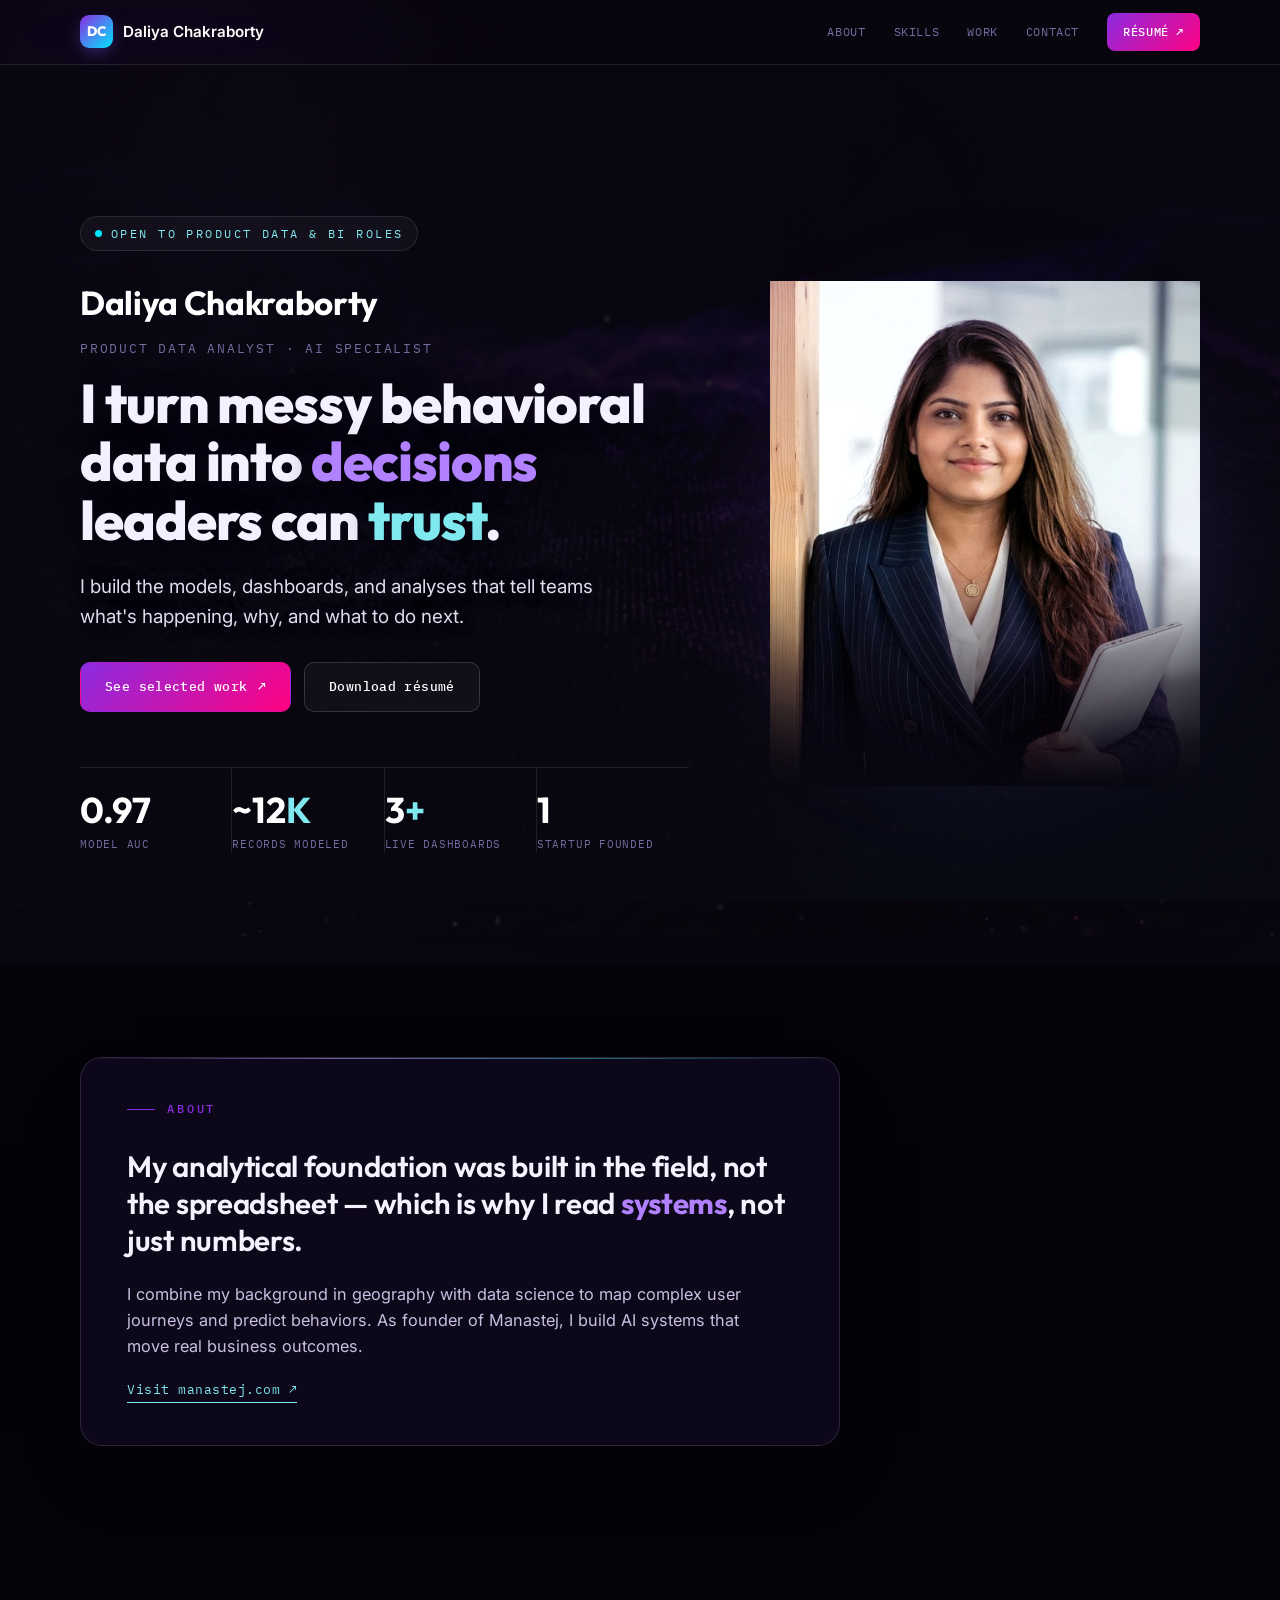
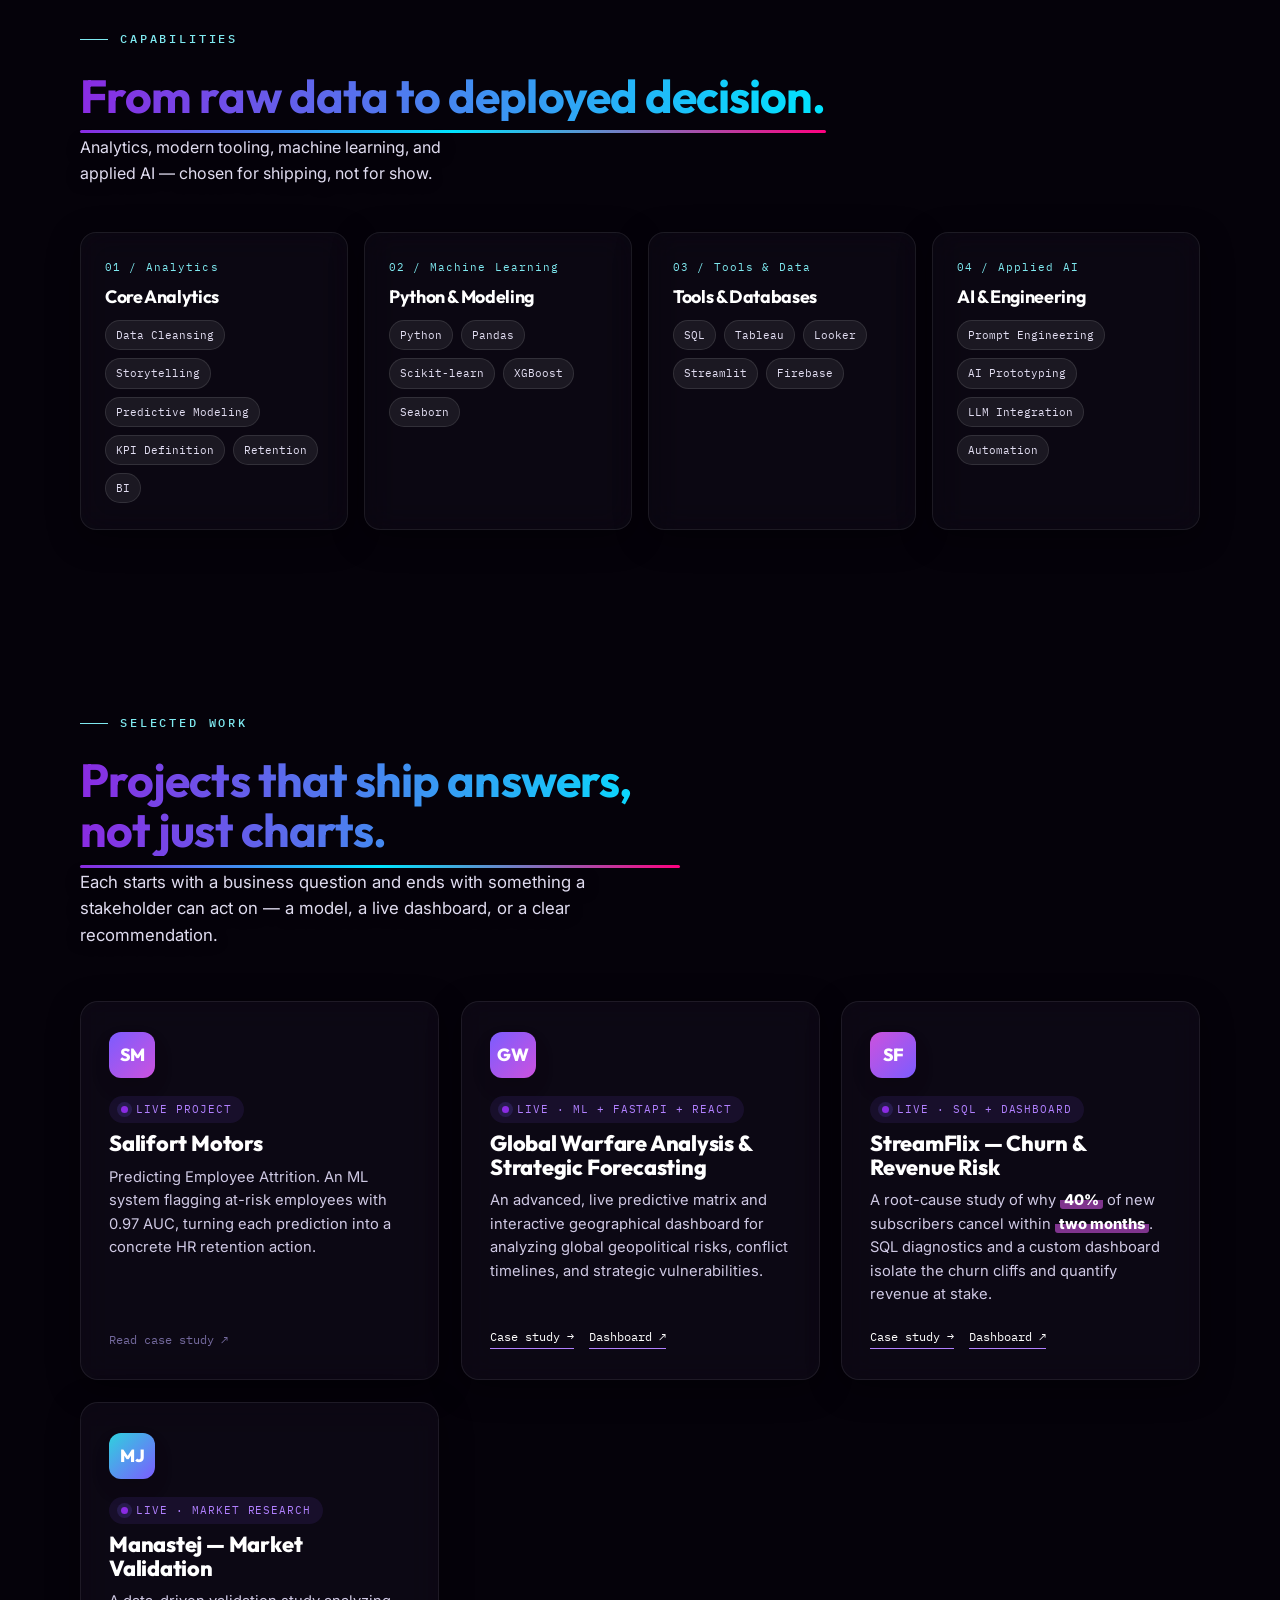
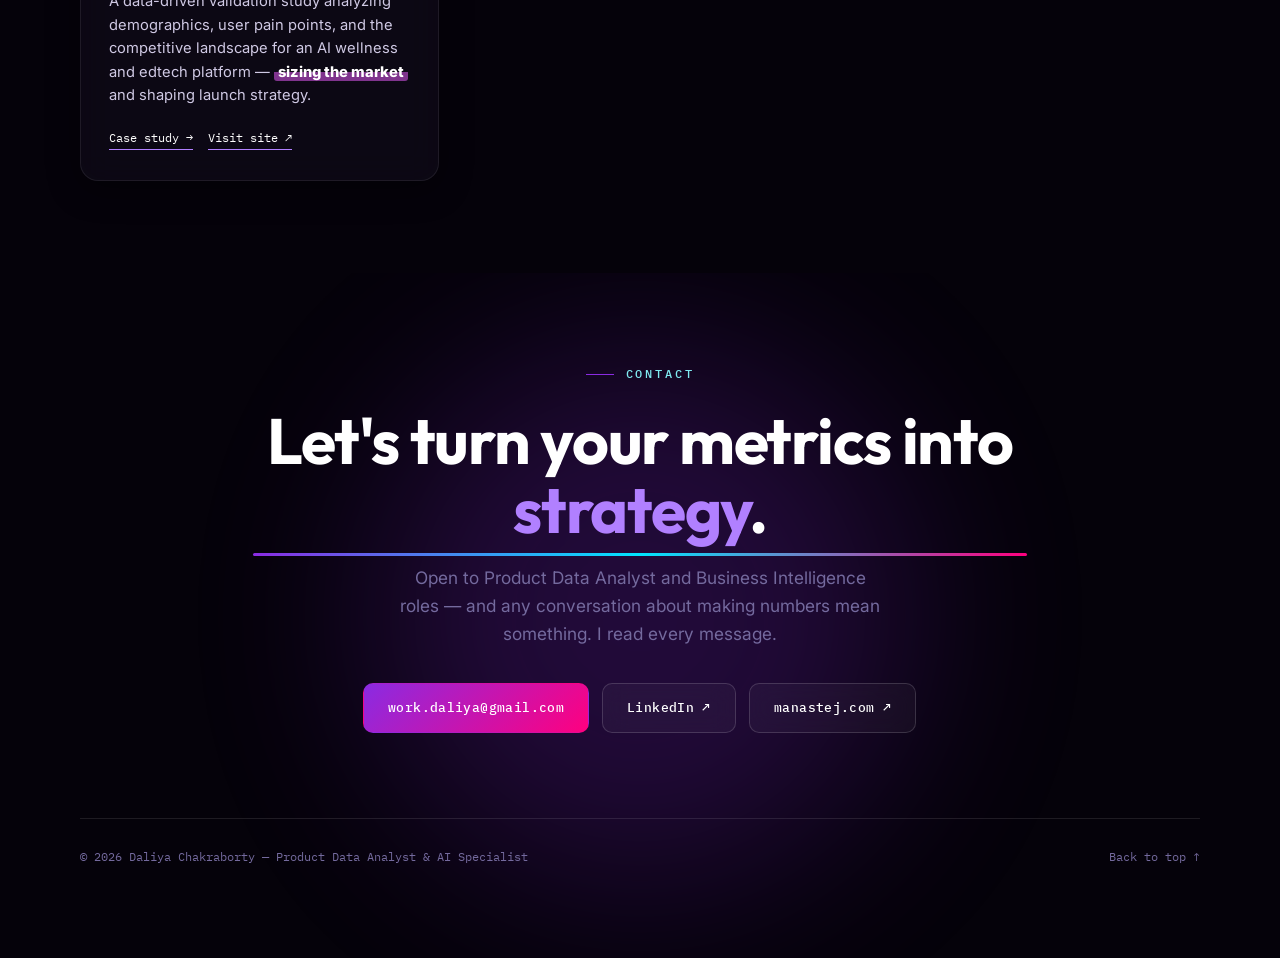
<file: index.html>
<!DOCTYPE html>
<html lang="en"><head>
<meta charset="utf-8"><meta name="viewport" content="width=device-width, initial-scale=1.0">
<title>Daliya Chakraborty — Product Data Analyst & AI Specialist</title>
<meta name="description" content="Daliya Chakraborty — Product Data Analyst & AI Specialist. I turn messy behavioral data into models, dashboards, and decisions leaders can trust.">
<link rel="preconnect" href="https://fonts.googleapis.com"><link rel="preconnect" href="https://fonts.gstatic.com" crossorigin>
<link href="https://fonts.googleapis.com/css2?family=Outfit:wght@500;600;700;800&family=Inter:wght@400;500;600&family=IBM+Plex+Mono:wght@400;500&display=swap" rel="stylesheet">
<style>
:root{--ink:#05020A;--ink-1:#0B0715;--ink-2:#130A24;--paper:#F1EFFA;--paper-2:#E7E3F6;--card:#FFFFFF;
--violet:#8A2BE2;--violet-soft:#B180FF;--magenta:#FF007F;--cyan:#00E5FF;--cyan-soft:#7FE9F0;
--text:#E0E0E0;--muted:#8C83B4;--muted-ink:#746A9E;--line:rgba(255,255,255,.05);--line-ink:rgba(255,255,255,.1);
--max:1180px;--display:"Outfit",system-ui,sans-serif;--body:"Inter",system-ui,sans-serif;--mono:"IBM Plex Mono",ui-monospace,monospace;}
*{box-sizing:border-box;}html{scroll-behavior:smooth;background:var(--ink);}
body{margin:0;background:transparent;color:var(--text);font-family:var(--body);line-height:1.6;-webkit-font-smoothing:antialiased;overflow-x:hidden;-webkit-text-size-adjust:100%;}
a{color:inherit;text-decoration:none;}img{max-width:100%;display:block;}
h1,h2,h3{font-family:var(--display);font-weight:700;line-height:1.08;letter-spacing:-.02em;margin:0;}
@view-transition{navigation:auto;}
.grain{position:fixed;inset:0;z-index:60;pointer-events:none;opacity:.045;mix-blend-mode:overlay;background-image:url("data:image/svg+xml,%3Csvg xmlns='http://www.w3.org/2000/svg' width='160' height='160'%3E%3Cfilter id='n'%3E%3CfeTurbulence type='fractalNoise' baseFrequency='0.85' numOctaves='2' stitchTiles='stitch'/%3E%3C/filter%3E%3Crect width='100%25' height='100%25' filter='url(%23n)'/%3E%3C/svg%3E");}
.progress{position:fixed;top:0;left:0;height:2px;width:0;z-index:70;background:linear-gradient(90deg,var(--cyan),var(--violet),var(--magenta));transition:width .1s linear;}
.wrap{max-width:var(--max);margin:0 auto;padding:0 30px;word-wrap:break-word;overflow-wrap:break-word;}
.site-bg{position:fixed;inset:-4%;z-index:-2;overflow:hidden;will-change:transform;}
.site-bg .layer{position:absolute;inset:-9%;background:url('[data-uri]') center/cover;animation:zoombreath 20s ease-in-out infinite;}
.site-tint{position:fixed;inset:0;z-index:-1;background:linear-gradient(180deg,rgba(8,6,15,.72),rgba(8,6,15,.86));pointer-events:none;}
.section{padding:92px 0;position:relative;overflow:hidden;}
.eyebrow{font-family:var(--mono);font-size:.74rem;letter-spacing:.24em;text-transform:uppercase;color:var(--violet);font-weight:500;display:flex;align-items:center;gap:12px;margin-bottom:22px;}
.eyebrow::before{content:"";width:28px;height:1px;background:var(--violet);display:inline-block;}
.on-img .eyebrow,.contact .eyebrow{color:var(--cyan-soft);}.on-img .eyebrow::before{background:var(--cyan-soft);}
.on-img,.contact-sec{color:#ECEAF6;}.on-img h2,.on-img h3,.contact-sec h2{color:#fff;}

/* ---- moving image background system (zoom on inner, parallax on outer) ---- */
.img-bg{position:absolute;inset:0;z-index:0;overflow:hidden;will-change:transform;}
.img-layer{position:absolute;inset:-14%;background-size:cover;background-position:center;will-change:transform;animation:zoombreath 13s ease-in-out infinite;}
@keyframes zoombreath{0%{transform:scale(1.0) translate(0,0);}50%{transform:scale(1.26) translate(-3.4%,-2.6%);}100%{transform:scale(1.0) translate(0,0);}}
.scrim-dark{position:absolute;inset:0;background:linear-gradient(90deg,rgba(8,6,15,.96),rgba(8,6,15,.85) 45%,rgba(8,6,15,.72)),radial-gradient(120% 100% at 30% 30%,rgba(8,6,15,.42) 0%,rgba(8,6,15,.9));}
.scrim-light{position:absolute;inset:0;background:linear-gradient(180deg,rgba(241,239,250,.55),rgba(241,239,250,.3) 40%,rgba(231,227,246,.6));}
.contentz{position:relative;z-index:3;}
.glass-panel{background:rgba(18,12,36,.62);backdrop-filter:blur(16px) saturate(140%);border:1px solid rgba(255,255,255,.12);border-radius:22px;padding:42px 46px;box-shadow:0 36px 90px -50px rgba(0,0,0,.8);position:relative;overflow:hidden;}.glass-panel::before{content:"";position:absolute;left:0;top:0;right:0;height:1px;background:linear-gradient(90deg,transparent,rgba(172,151,255,.6),rgba(46,210,222,.5),transparent);}

.glow{position:absolute;border-radius:50%;filter:blur(95px);pointer-events:none;z-index:1;animation:glowpulse 9s ease-in-out infinite;}
@keyframes glowpulse{0%,100%{opacity:.42;transform:scale(1);}50%{opacity:.62;transform:scale(1.1);}}

.nav{position:sticky;top:0;z-index:50;background:rgba(8,6,15,.66);backdrop-filter:blur(16px) saturate(150%);border-bottom:1px solid var(--line-ink);}
.nav-inner{max-width:var(--max);margin:0 auto;padding:13px 30px;display:flex;align-items:center;justify-content:space-between;}
.brand{display:flex;align-items:center;gap:10px;color:#fff;font-weight:600;font-size:.95rem;}
.brand .mark{width:33px;height:33px;border-radius:9px;background:linear-gradient(135deg,var(--violet),var(--cyan));display:grid;place-items:center;font-family:var(--display);font-weight:800;color:#fff;font-size:.85rem;box-shadow:0 6px 20px -6px rgba(124,92,255,.7);}
.nav-links{display:flex;gap:28px;align-items:center;}
.nav-links a{font-family:var(--mono);font-size:.77rem;letter-spacing:.05em;color:var(--muted-ink);transition:color .2s;text-transform:uppercase;position:relative;}
.nav-links a:not(.nav-cta)::after{content:"";position:absolute;left:0;bottom:-5px;width:0;height:1px;background:var(--cyan);transition:width .25s;}
.nav-links a:not(.nav-cta):hover::after{width:100%;}.nav-links a:hover{color:#fff;}
.nav-cta{color:#fff!important;background:linear-gradient(135deg,var(--violet),var(--magenta));padding:9px 16px;border-radius:8px;font-weight:500;text-transform:uppercase;}
.nav-cta:hover{filter:brightness(1.12);}
.nav-toggle{display:none;background:none;border:0;color:#fff;font-size:1.5rem;cursor:pointer;}

.hero{position:relative;min-height:100vh;overflow:hidden;display:flex;align-items:center;padding:122px 0 84px;z-index:1;}
.hero-tint{position:absolute;inset:0;z-index:1;background:linear-gradient(90deg,rgba(8,6,15,.94) 0%,rgba(8,6,15,.74) 40%,rgba(8,6,15,.32) 72%,rgba(8,6,15,.5) 100%),radial-gradient(125% 95% at 18% 32%,transparent 26%,rgba(8,6,15,.82) 100%);}
#particles{position:absolute;inset:0;z-index:2;pointer-events:none;}
.hero .wrap{position:relative;z-index:5;width:100%;}
.hero-grid{display:grid;grid-template-columns:1.12fr .88fr;gap:32px;align-items:center;position:relative;z-index:5;}
.h-rise{opacity:0;transform:translateY(28px);transition:opacity .9s cubic-bezier(.2,.7,.2,1),transform .9s cubic-bezier(.2,.7,.2,1);}
.loaded .h-rise{opacity:1;transform:none;}
.loaded .d1{transition-delay:.05s;}.loaded .d2{transition-delay:.16s;}.loaded .d3{transition-delay:.28s;}.loaded .d4{transition-delay:.40s;}.loaded .d5{transition-delay:.52s;}.loaded .d6{transition-delay:.64s;}
.hero-kicker{font-family:var(--mono);font-size:.76rem;letter-spacing:.2em;text-transform:uppercase;color:var(--cyan-soft);display:inline-flex;align-items:center;gap:9px;border:1px solid var(--line-ink);background:rgba(255,255,255,.04);backdrop-filter:blur(8px);padding:7px 14px;border-radius:40px;margin-bottom:26px;}
.hero-kicker .dot{width:7px;height:7px;border-radius:50%;background:var(--cyan);box-shadow:0 0 0 0 rgba(46,210,222,.6);animation:pulse 2.4s infinite;}
@keyframes pulse{0%{box-shadow:0 0 0 0 rgba(46,210,222,.5);}70%{box-shadow:0 0 0 10px rgba(46,210,222,0);}100%{box-shadow:0 0 0 0 rgba(46,210,222,0);}}
.hero-name{font-family:var(--display);font-weight:700;font-size:clamp(1.5rem,2.6vw,2.15rem);color:#fff;letter-spacing:-.01em;margin-bottom:14px;}
.hero-name .role{display:block;font-family:var(--mono);font-weight:400;font-size:.8rem;letter-spacing:.14em;text-transform:uppercase;color:var(--muted-ink);margin-top:9px;}
.hero h1{font-size:clamp(2rem,4.4vw,3.4rem);max-width:17ch;font-weight:800;color:#F3F1FF;text-shadow:0 2px 28px rgba(8,6,15,.65);}
.hero h1 .v{color:var(--violet-soft);}.hero h1 .c{color:var(--cyan-soft);}
.hero-sub{font-size:clamp(1rem,1.5vw,1.18rem);color:#E0DCF0;max-width:46ch;margin:22px 0 0;text-shadow:0 1px 16px rgba(8,6,15,.7);}
.hero-cta{display:flex;gap:13px;flex-wrap:wrap;margin-top:30px;}
.btn{font-family:var(--mono);font-size:.8rem;letter-spacing:.03em;padding:14px 24px;border-radius:10px;font-weight:500;display:inline-flex;align-items:center;gap:10px;border:1px solid transparent;cursor:pointer;transition:transform .25s cubic-bezier(.2,.7,.2,1),box-shadow .25s,border-color .2s,filter .2s;will-change:transform;}
.btn-primary{background:linear-gradient(135deg,var(--violet),var(--magenta));color:#fff;}
.btn-primary:hover{box-shadow:0 14px 36px -10px rgba(138,43,226,.6),0 0 20px rgba(255,0,127,.4);filter:brightness(1.15);}
.btn-ghost{background:rgba(255,255,255,.04);color:#fff;border-color:rgba(255,255,255,0.15);backdrop-filter:blur(12px);transition:all .3s;}
.btn-ghost:hover{border-color:#fff;background:rgba(255,255,255,.1);box-shadow:0 8px 24px rgba(255,255,255,.1);}
.btn .arr{transition:transform .2s;}.btn:hover .arr{transform:translate(3px,-3px);}
.portrait-wrap{justify-self:end;position:relative;width:min(430px,44vw);will-change:transform;z-index:0;pointer-events:auto;}
.pmask{position:relative;-webkit-mask-image:radial-gradient(ellipse 98% 94% at 50% 33%,#000 60%,rgba(0,0,0,0) 93%);mask-image:radial-gradient(ellipse 98% 94% at 50% 33%,#000 60%,rgba(0,0,0,0) 93%);}
.pmask img{width:100%;aspect-ratio:4/4.7;object-fit:cover;object-position:50% 16%;filter:saturate(.92) contrast(1.03) brightness(1.03);}
.pmask .duo{position:absolute;inset:0;background:linear-gradient(155deg,var(--violet) 0%,transparent 45%,var(--magenta) 100%);mix-blend-mode:color;opacity:.22;}
.pmask .duo2{position:absolute;inset:0;background:linear-gradient(0deg,var(--ink) 0%,transparent 46%);}
.portrait-ring{position:absolute;inset:-6%;border-radius:50%;filter:blur(60px);background:radial-gradient(circle,rgba(124,92,255,.45),transparent 65%);z-index:-1;animation:glowpulse 8s ease-in-out infinite;}
.hero-stats{display:grid;grid-template-columns:repeat(4,1fr);margin-top:54px;border-top:1px solid var(--line-ink);max-width:760px;}
.stat{padding:24px 22px 0 0;border-right:1px solid var(--line-ink);}.stat:last-child{border-right:0;}
.stat .v{font-family:var(--display);font-size:clamp(1.6rem,2.8vw,2.3rem);font-weight:700;color:#fff;line-height:1;}
.stat .v .u{color:var(--cyan-soft);}
.stat .l{font-family:var(--mono);font-size:.68rem;letter-spacing:.07em;text-transform:uppercase;color:var(--muted-ink);margin-top:9px;line-height:1.4;}

.about-lead{font-family:var(--display);font-weight:600;font-size:clamp(1.3rem,2.3vw,1.85rem);line-height:1.26;letter-spacing:-.01em;margin-bottom:22px;color:#F4F2FF;}
.about-lead b{color:var(--violet-soft);}
.about-body{max-width:64ch;}.about-body p{color:#C7C0E0;font-size:1.02rem;margin:0 0 16px;}.about-body b{color:#fff;font-weight:700;}
.about-body .manastej-link{font-family:var(--mono);font-size:.8rem;letter-spacing:.04em;color:var(--cyan-soft);border-bottom:1px solid var(--cyan-soft);padding-bottom:2px;display:inline-flex;gap:7px;margin-top:4px;}

.skill-head{margin-bottom:46px;}.skill-head h2{font-size:clamp(2rem,4vw,2.9rem);}.skill-head p{color:#E0DCF0;max-width:42ch;margin:14px 0 0;text-shadow:0 1px 14px rgba(8,6,15,.7);}
.skill-grid{display:grid;grid-template-columns:repeat(4,1fr);gap:16px;}
.skill-card{background:rgba(20,15,30,0.4);border:1px solid rgba(255,255,255,0.08);backdrop-filter:blur(16px);-webkit-backdrop-filter:blur(16px);border-radius:16px;padding:26px 24px;transition:transform .3s,border-color .3s,background .3s,box-shadow .3s;will-change:transform;box-shadow:0 8px 32px rgba(0,0,0,0.4);}
.skill-card:hover{background:rgba(138,43,226,.15);border-color:rgba(138,43,226,.5);transform:translateY(-5px);box-shadow:0 15px 40px -10px rgba(138,43,226,.3),0 0 15px rgba(0,229,255,.15);}
.skill-card .n{font-family:var(--mono);font-size:.7rem;color:var(--cyan-soft);letter-spacing:.1em;}
.skill-card h3{font-size:1.12rem;margin:10px 0 14px;}
.tags{display:flex;flex-wrap:wrap;gap:8px;}
.tag{font-family:var(--mono);font-size:.71rem;color:#E2DEF2;background:rgba(255,255,255,.07);border:1px solid var(--line-ink);padding:5px 10px;border-radius:30px;}

.proj-head{margin-bottom:52px;max-width:60ch;}.proj-head h2{font-size:clamp(2rem,4vw,2.9rem);margin-bottom:13px;}.proj-head p{color:var(--muted);font-size:1.05rem;margin:0;}
.feature{background:linear-gradient(160deg,var(--ink-1),var(--ink));color:#fff;border-radius:24px;overflow:hidden;display:grid;grid-template-columns:1.05fr .95fr;margin-bottom:32px;position:relative;box-shadow:0 50px 110px -50px rgba(124,92,255,.4);border:1px solid var(--line-ink);}
.feature .left{padding:48px 46px;}
.feature .ribbon{font-family:var(--mono);font-size:.7rem;letter-spacing:.15em;text-transform:uppercase;color:#fff;background:linear-gradient(135deg,var(--violet),var(--magenta));display:inline-block;padding:6px 13px;border-radius:6px;font-weight:500;}
.feature h3{font-size:clamp(1.6rem,2.8vw,2.2rem);margin:20px 0 11px;}
.feature .ptag{font-family:var(--mono);font-size:.74rem;color:var(--cyan-soft);letter-spacing:.04em;margin-bottom:18px;}
.feature p{color:#CFC9E4;font-size:1rem;margin:0 0 24px;max-width:48ch;}
.metrics{display:grid;grid-template-columns:repeat(4,1fr);gap:13px;margin:0 0 28px;}
.metric{border:1px solid var(--line-ink);border-radius:12px;padding:15px 13px;background:rgba(255,255,255,.03);transition:transform .25s,border-color .25s;}
.metric:hover{transform:translateY(-3px);border-color:rgba(46,210,222,.55);}
.metric .mv{font-family:var(--display);font-size:1.65rem;font-weight:700;color:var(--cyan-soft);line-height:1;}
.metric .ml{font-family:var(--mono);font-size:.65rem;letter-spacing:.05em;text-transform:uppercase;color:var(--muted-ink);margin-top:7px;}
.links{display:flex;flex-wrap:wrap;gap:9px;}
.lnk{font-family:var(--mono);font-size:.75rem;padding:11px 15px;border-radius:9px;display:inline-flex;align-items:center;gap:7px;transition:transform .18s,box-shadow .2s,border-color .2s,filter .2s;}
.lnk-solid{background:linear-gradient(135deg,var(--violet),var(--magenta));color:#fff;}
.lnk-solid:hover{transform:translateY(-2px);filter:brightness(1.1);box-shadow:0 12px 30px -10px rgba(124,92,255,.6);}
.lnk-line{border:1px solid var(--line-ink);color:#E8E5F2;}.lnk-line:hover{border-color:#fff;transform:translateY(-2px);}
.feature .viz{position:relative;background:radial-gradient(120% 120% at 70% 20%,#191230,#08060F);overflow:hidden;border-left:1px solid var(--line-ink);min-height:400px;}
.feature .viz svg{position:absolute;inset:0;width:100%;height:100%;}
.viz-cap{position:absolute;left:26px;bottom:24px;font-family:var(--mono);font-size:.7rem;letter-spacing:.08em;color:var(--muted-ink);text-transform:uppercase;z-index:2;}
.draw{stroke-dasharray:600;stroke-dashoffset:600;}.in .draw{animation:draw 1.8s .3s cubic-bezier(.4,0,.2,1) forwards;}@keyframes draw{to{stroke-dashoffset:0;}}
.proj-grid{display:grid;grid-template-columns:repeat(auto-fit,minmax(320px,1fr));gap:22px;}
.card{background:rgba(20,15,30,0.5);backdrop-filter:blur(16px);-webkit-backdrop-filter:blur(16px);border:1px solid rgba(255,255,255,0.08);border-radius:18px;padding:30px 28px;display:flex;flex-direction:column;transition:transform .3s cubic-bezier(.2,.7,.2,1),box-shadow .3s,border-color .3s;transform-style:preserve-3d;will-change:transform;min-height:284px;box-shadow:0 8px 32px rgba(0,0,0,0.4);}
.card:hover{box-shadow:0 20px 50px -10px rgba(138,43,226,.4),0 0 20px rgba(0,229,255,.2);border-color:rgba(138,43,226,.5);transform:translateY(-4px);}
.card .swatch{width:46px;height:46px;border-radius:12px;display:grid;place-items:center;margin-bottom:18px;font-family:var(--display);font-weight:800;color:#fff;font-size:1.1rem;box-shadow:0 10px 26px -10px rgba(0,0,0,.4);}
.card .cstatus{font-family:var(--mono);font-size:.67rem;letter-spacing:.09em;text-transform:uppercase;color:var(--violet-soft);margin-bottom:9px;display:flex;align-items:center;gap:8px;}
.card .cstatus.soon{color:var(--muted);}
.card .cstatus .d{width:7px;height:7px;border-radius:50%;background:var(--violet);box-shadow:0 0 0 4px rgba(124,92,255,.16);}
.card .cstatus.soon .d{background:var(--muted);box-shadow:none;}
.card h3{font-size:1.26rem;margin-bottom:10px;}.card p{color:#CFC9E4;font-size:.92rem;margin:0 0 20px;flex:1;}
.card .cfoot{display:flex;gap:15px;font-family:var(--mono);font-size:.75rem;}
.card .cfoot a{color:#fff;border-bottom:1px solid var(--violet-soft);padding-bottom:2px;display:inline-flex;gap:5px;transition:color .2s;}
.card .cfoot a:hover{color:var(--violet-soft);}.card .cfoot span{color:var(--muted-ink);}

.exp-grid{display:grid;grid-template-columns:.7fr 1.3fr;gap:50px;}.exp-grid h2{font-size:clamp(2rem,4vw,2.7rem);}
.exp-item{border-left:2px solid var(--line-ink);padding:4px 0 36px 30px;position:relative;}
.exp-item::before{content:"";position:absolute;left:-7px;top:6px;width:12px;height:12px;border-radius:50%;background:var(--violet);box-shadow:0 0 0 4px rgba(124,92,255,.2);}
.exp-item:last-child{padding-bottom:0;}
.exp-item .role{font-family:var(--display);font-size:1.36rem;font-weight:700;color:#fff;}
.exp-item .org{font-family:var(--mono);font-size:.8rem;color:var(--cyan-soft);letter-spacing:.04em;margin:6px 0 13px;}
.exp-item p{color:#DBD6EE;font-size:.97rem;margin:0;text-shadow:0 1px 12px rgba(8,6,15,.6);}

.contact{text-align:center;}.contact h2{font-size:clamp(2.3rem,5.6vw,4rem);max-width:18ch;margin:0 auto 20px;}.contact h2 .v{color:var(--violet-soft);}
.contact p{color:var(--muted-ink);max-width:44ch;margin:0 auto 36px;font-size:1.08rem;}
.contact-links{display:flex;gap:13px;justify-content:center;flex-wrap:wrap;}
.foot{border-top:1px solid var(--line-ink);margin-top:84px;padding-top:28px;display:flex;justify-content:space-between;align-items:center;gap:18px;flex-wrap:wrap;font-family:var(--mono);font-size:.75rem;color:var(--muted-ink);}.foot a:hover{color:#fff;}
.gradtext{background:linear-gradient(90deg,var(--violet),var(--cyan),var(--magenta),var(--violet));background-size:300% 100%;-webkit-background-clip:text;background-clip:text;-webkit-text-fill-color:transparent;animation:gradmove 9s linear infinite;}
@keyframes gradmove{to{background-position:300% 0;}}
.on-img .proj-head p{color:#E0DCF0;text-shadow:0 1px 14px rgba(8,6,15,.7);}
.card{position:relative;overflow:hidden;}
.card::before{content:"";position:absolute;top:0;left:-70%;width:45%;height:100%;background:linear-gradient(120deg,transparent,rgba(124,92,255,.16),transparent);transform:skewX(-18deg);transition:left .65s ease;pointer-events:none;z-index:1;}
.card:hover::before{left:140%;}
.card>*{position:relative;z-index:2;}
.card h3{font-size:1.36rem;font-weight:800;letter-spacing:-.01em;transition:color .25s;}
.card:hover h3{color:var(--violet-soft);}
.card .cstatus{background:rgba(124,92,255,.1);padding:5px 12px;border-radius:30px;width:fit-content;}
.card .cstatus.soon{background:rgba(94,88,120,.12);}
.card .cstatus .d{animation:dotpulse 2.2s infinite;}
.card .cstatus.soon .d{animation:none;}
@keyframes dotpulse{0%{box-shadow:0 0 0 0 rgba(124,92,255,.5);}70%{box-shadow:0 0 0 8px rgba(124,92,255,0);}100%{box-shadow:0 0 0 0 rgba(124,92,255,0);}}
.hl{font-weight:800;color:#fff;background:linear-gradient(180deg,transparent 48%,rgba(204,82,222,.6) 48%);padding:0 4px;border-radius:3px;}
.proj-grid .reveal:nth-child(2){transition-delay:.12s;}
.proj-grid .reveal:nth-child(3){transition-delay:.24s;}
.animhead{position:relative;display:inline-block;}
.animhead::after{content:"";position:absolute;left:0;bottom:-12px;height:3px;width:100%;background:linear-gradient(90deg,var(--violet),var(--cyan),var(--magenta));border-radius:2px;transform:scaleX(0);transform-origin:left;transition:transform .9s .25s cubic-bezier(.2,.7,.2,1);}
.reveal.in .animhead::after{transform:scaleX(1);}
.card h3{position:relative;}
.card h3::after{content:"";position:absolute;left:0;bottom:-4px;height:2px;width:0;background:var(--violet-soft);transition:width .3s;}
.card:hover h3::after{width:42px;}
.page-fade{position:fixed;inset:0;z-index:200;background:radial-gradient(circle at 50% 45%,var(--ink-1),var(--ink));opacity:0;pointer-events:none;transition:opacity .45s ease;display:grid;place-items:center;}
.page-fade.show{opacity:1;pointer-events:all;}
.page-fade .pf-mark{width:54px;height:54px;border-radius:14px;background:linear-gradient(135deg,var(--violet),var(--cyan));display:grid;place-items:center;font-family:var(--display);font-weight:800;color:#fff;font-size:1.1rem;transform:scale(.7);opacity:0;transition:transform .5s .1s,opacity .5s .1s;box-shadow:0 0 44px rgba(124,92,255,.6);}
.page-fade.show .pf-mark{transform:scale(1);opacity:1;}
.reveal{opacity:0;transform:translateY(28px);transition:opacity .8s cubic-bezier(.2,.7,.2,1),transform .8s cubic-bezier(.2,.7,.2,1);}.reveal.in{opacity:1;transform:none;}

@media(max-width:1024px){
.hero-grid{grid-template-columns:1fr;}.portrait-wrap{visibility:hidden;position:absolute;width:0;height:0;display:none !important;opacity:0;pointer-events:none;}.hero .wrap{z-index:4;}
.skill-grid{grid-template-columns:repeat(auto-fit,minmax(280px,1fr));}.feature{grid-template-columns:1fr;}.feature .viz{min-height:250px;border-left:0;border-top:1px solid var(--line-ink);}
.exp-grid{grid-template-columns:1fr;gap:24px;}.proj-grid{grid-template-columns:repeat(auto-fit,minmax(280px,1fr));}.glass-panel{padding:36px 30px;}}
@media(max-width:760px){
.section{padding:50px 0;}.nav-links{display:none;}.nav-toggle{display:block;}.portrait-wrap{visibility:hidden !important;position:absolute;width:0 !important;height:0 !important;display:none !important;opacity:0 !important;pointer-events:none;}
.nav-links.open{display:flex !important;position:fixed;top:62px;left:0;right:0;bottom:0;flex-direction:column;background:var(--ink);padding:20px 24px;gap:16px;border-bottom:1px solid var(--line-ink);overflow-y:auto;z-index:99;}
.skill-grid{grid-template-columns:1fr;}.proj-grid{grid-template-columns:1fr;}.hero-stats{grid-template-columns:repeat(2,1fr);gap:14px;}
.stat{border:none;padding:0 !important;}.stat:nth-child(2){border-right:0;}.stat:nth-child(3){border-right:0;}.metrics{grid-template-columns:repeat(2,1fr);gap:10px;}.feature .left{padding:30px 22px;}
.project-modal .modal-content{width:100%;max-width:100%;}
.project-modal .modal-close{left:auto;right:16px;top:16px;width:44px;height:44px;font-size:28px;}
.hero-cta{gap:8px;}.btn{padding:11px 16px;font-size:.72rem;}.contact-links{gap:8px;}.nav-inner{padding:12px 20px;}.brand span{display:none;}}
@media(max-width:640px){
.wrap{padding:0 18px;}
.hero{padding:90px 0 50px;}.portrait-wrap{visibility:hidden !important;position:absolute;width:0 !important;height:0 !important;display:none !important;opacity:0 !important;pointer-events:none;}
.hero-grid{gap:20px;}
.hero-stats{grid-template-columns:repeat(2,1fr);gap:10px;border-top:1px solid var(--line-ink);max-width:100%;padding-top:18px;margin-top:28px;}
.stat{padding:10px 0 !important;border:none !important;}
.stat .v{font-size:clamp(1.2rem,2vw,1.8rem);}
.stat .l{font-size:.6rem;margin-top:4px;}
.hero h1{font-size:clamp(1.4rem,5vw,2.6rem);max-width:16ch;}
.hero-name{font-size:clamp(1.1rem,2vw,1.6rem);margin-bottom:10px;}
.hero-name .role{font-size:.7rem;margin-top:6px;}
.hero-sub{font-size:clamp(.9rem,1.3vw,.95rem);margin-top:16px;max-width:45ch;}
.hero-cta{gap:7px;margin-top:24px;}.btn{padding:10px 14px;font-size:.65rem;border-radius:8px;gap:6px;}.btn-primary{box-shadow:0 8px 20px -8px rgba(138,43,226,.5);}.btn:hover{transform:translateY(-1px);}
.hero-kicker{font-size:.6rem;padding:5px 10px;gap:6px;margin-bottom:18px;}
.section{padding:45px 0;}
.section:first-of-type{padding-top:40px;}
.skill-grid{grid-template-columns:1fr;gap:12px;}
.skill-card{padding:20px 16px;border-radius:14px;}
.skill-card .n{font-size:.55rem;margin-bottom:4px;}
.skill-card h3{font-size:.95rem;margin:6px 0 10px;}
.skill-head h2{font-size:clamp(1.3rem,4vw,1.8rem);margin-bottom:10px;}
.skill-head p{font-size:.9rem;margin-top:8px;}
.tags{gap:5px;}
.tag{font-size:.6rem;padding:4px 8px;}
.proj-head h2{font-size:clamp(1.3rem,4vw,1.8rem);margin-bottom:10px;}
.proj-head p{font-size:.9rem;}
.proj-grid{grid-template-columns:1fr;gap:16px;}
.card{padding:22px 16px;min-height:auto;border-radius:14px;box-shadow:0 4px 16px rgba(0,0,0,0.3);}
.card:hover{transform:translateY(-2px);box-shadow:0 8px 24px rgba(138,43,226,.25);}
.card .swatch{width:38px;height:38px;font-size:.9rem;margin-bottom:12px;}
.card .cstatus{font-size:.55rem;margin-bottom:8px;padding:4px 10px;}
.card .cstatus .d{width:6px;height:6px;}
.card h3{font-size:1rem;margin-bottom:8px;font-weight:700;}
.card p{font-size:.8rem;margin:0 0 14px;line-height:1.5;}
.card .cfoot{font-size:.6rem;gap:8px;flex-wrap:wrap;}
.card .cfoot a{gap:3px;}
.card::before{display:none;}
.feature{margin-bottom:20px;border-radius:14px;}.feature .left{padding:24px 16px;}.feature .ribbon{font-size:.6rem;padding:4px 10px;}.feature h3{font-size:clamp(1.2rem,2.5vw,1.6rem);margin:14px 0 10px;font-weight:700;}.feature .ptag{font-size:.65rem;margin-bottom:12px;}.feature p{font-size:.85rem;margin:0 0 18px;line-height:1.5;max-width:100%;}
.metrics{grid-template-columns:1fr;gap:10px;margin:0 0 20px;}
.metric{padding:12px 10px;border-radius:10px;}.metric .mv{font-size:1.3rem;}.metric .ml{font-size:.55rem;}
.links{gap:6px;}
.lnk{font-size:.6rem;padding:8px 12px;border-radius:6px;}
.exp-grid{grid-template-columns:1fr;gap:18px;}.exp-grid h2{font-size:clamp(1.3rem,4vw,1.8rem);}
.exp-item{padding:2px 0 22px 20px;}
.exp-item::before{width:10px;height:10px;left:-6px;}
.exp-item .role{font-size:.95rem;margin-bottom:4px;}
.exp-item .org{font-size:.65rem;margin:3px 0 8px;}
.exp-item p{font-size:.85rem;line-height:1.5;}
.contact{padding:20px 0;}
.contact h2{font-size:clamp(1.6rem,5vw,2.8rem);max-width:16ch;margin:0 auto 16px;}
.contact p{font-size:.9rem;max-width:100%;margin:0 auto 24px;line-height:1.5;}
.contact-links{gap:8px;justify-content:center;}
.glass-panel{padding:20px 16px;border-radius:12px;margin-bottom:16px;}
.about-lead{font-size:clamp(1rem,2.5vw,1.3rem);margin-bottom:16px;line-height:1.3;}
.about-body{max-width:100%;}
.about-body p{font-size:.85rem;margin:0 0 10px;line-height:1.5;}
.about-body .manastej-link{font-size:.7rem;}
.foot{gap:8px;font-size:.6rem;flex-direction:column;text-align:center;padding-top:20px;margin-top:40px;}
.eye-brow{font-size:.6rem;margin-bottom:14px;letter-spacing:.03em;}
.nav-inner{padding:10px 16px;}
.brand{font-size:.8rem;gap:6px;}
.brand .mark{width:26px;height:26px;font-size:.7rem;}
.brand span{display:inline;}
.nav-cta{display:none;}
}
@media(max-width:480px){
.wrap{padding:0 14px;}
.nav-inner{padding:8px 14px;gap:10px;}
.brand{font-size:.7rem;}
.brand span{display:none;}
.brand .mark{width:24px;height:24px;font-size:.65rem;}
.nav-toggle{font-size:1.3rem;}
.nav-links.open{padding:14px 14px;gap:10px;top:54px;}.portrait-wrap{visibility:hidden !important;position:absolute;width:0 !important;height:0 !important;display:none !important;opacity:0 !important;pointer-events:none;}
.hero{padding:70px 0 40px;min-height:auto;}
.hero-grid{gap:12px;}
.hero h1{font-size:clamp(1.2rem,4vw,2rem);max-width:14ch;line-height:1.1;}
.hero-name{font-size:clamp(.95rem,1.8vw,1.2rem);margin-bottom:8px;}
.hero-name .role{font-size:.6rem;margin-top:4px;}
.hero-sub{font-size:.85rem;margin-top:12px;}
.hero-cta{gap:6px;flex-direction:column;margin-top:16px;}.btn{width:100%;text-align:center;padding:9px 12px;font-size:.65rem;border-radius:6px;gap:5px;}
.hero-stats{padding-top:14px;margin-top:18px;grid-template-columns:repeat(2,1fr);gap:8px;}
.stat .v{font-size:clamp(1rem,1.8vw,1.4rem);}
.stat .l{font-size:.55rem;margin-top:2px;}
.hero-kicker{font-size:.55rem;padding:4px 8px;gap:4px;margin-bottom:12px;}
.section{padding:32px 0;}
.skill-head h2{font-size:clamp(1.1rem,3.5vw,1.6rem);margin-bottom:8px;}
.skill-head p{font-size:.8rem;margin-top:6px;}
.skill-card{padding:14px 12px;border-radius:10px;}
.skill-card h3{font-size:.85rem;margin:4px 0 8px;font-weight:700;}
.skill-card .n{font-size:.5rem;margin-bottom:2px;}
.tags{gap:4px;}
.tag{font-size:.55rem;padding:3px 6px;}
.proj-head h2{font-size:clamp(1.1rem,3.5vw,1.6rem);margin-bottom:8px;}
.proj-head p{font-size:.8rem;}
.proj-grid{grid-template-columns:1fr;gap:12px;}
.card{padding:16px 12px;min-height:auto;border-radius:12px;}
.card:hover{transform:translateY(-1px);}
.card .swatch{width:34px;height:34px;font-size:.8rem;margin-bottom:10px;}
.card .cstatus{font-size:.5rem;margin-bottom:6px;padding:3px 8px;}
.card .cstatus .d{width:5px;height:5px;}
.card h3{font-size:.9rem;margin-bottom:6px;font-weight:700;}
.card p{font-size:.75rem;margin:0 0 12px;line-height:1.4;}
.card .cfoot{font-size:.55rem;gap:6px;}
.card .cfoot a{gap:2px;}
.feature{margin-bottom:14px;border-radius:12px;}.feature .left{padding:16px 12px;}.feature .ribbon{font-size:.55rem;padding:3px 8px;}
.feature h3{font-size:.95rem;margin:10px 0 8px;font-weight:700;}
.feature .ptag{font-size:.6rem;margin-bottom:8px;}
.feature p{font-size:.8rem;margin:0 0 14px;line-height:1.5;}
.metrics{grid-template-columns:1fr;gap:8px;margin:0 0 14px;}
.metric{padding:10px 8px;border-radius:8px;}
.metric .mv{font-size:1.1rem;}
.metric .ml{font-size:.5rem;}
.links{gap:4px;}
.lnk{font-size:.55rem;padding:6px 10px;border-radius:4px;}
.exp-grid{grid-template-columns:1fr;gap:12px;}
.exp-grid h2{font-size:clamp(1.1rem,3.5vw,1.6rem);}
.exp-item{padding:2px 0 16px 16px;}
.exp-item::before{width:8px;height:8px;left:-5px;top:3px;}
.exp-item .role{font-size:.8rem;font-weight:700;margin-bottom:2px;}
.exp-item .org{font-size:.6rem;margin:2px 0 4px;}
.exp-item p{font-size:.8rem;line-height:1.4;}
.contact{padding:14px 0;}
.contact h2{font-size:clamp(1.2rem,5vw,2rem);max-width:14ch;margin:0 auto 10px;}
.contact p{font-size:.8rem;max-width:100%;margin:0 auto 16px;}
.contact-links{gap:6px;}
.glass-panel{padding:14px 12px;border-radius:10px;margin-bottom:12px;}
.about-lead{font-size:clamp(.9rem,2.5vw,1rem);margin-bottom:10px;line-height:1.25;}
.about-body{max-width:100%;}
.about-body p{font-size:.8rem;margin:0 0 8px;line-height:1.4;}
.about-body .manastej-link{font-size:.65rem;}
.foot{gap:6px;font-size:.55rem;flex-direction:column;text-align:center;padding-top:14px;margin-top:28px;}
.eye-brow{font-size:.55rem;margin-bottom:10px;}
.contact-sec h2{font-size:clamp(1.2rem,4vw,1.8rem);}
}
@media(prefers-reduced-motion:reduce){.reveal,.h-rise{opacity:1!important;transform:none!important;}.glow,.portrait-ring,.hero-kicker .dot{animation:none!important;}.img-layer{animation-duration:26s!important;}.draw{stroke-dashoffset:0;}}
.card:hover {
  box-shadow: 0 20px 40px -10px rgba(124,92,255,0.25), 0 0 20px rgba(46,210,222,0.15);
  border-color: rgba(124,92,255,0.4);
}
@keyframes drawline { 0% { stroke-dashoffset: 1000; } 100% { stroke-dashoffset: 0; } }
.draw { stroke-dasharray: 1000; stroke-dashoffset: 1000; animation: drawline 2.5s cubic-bezier(0.2, 0.8, 0.2, 1) forwards; }
@keyframes floatviz { 0%, 100% { transform: translateY(0); } 50% { transform: translateY(-6px); } }
.viz rect { animation: floatviz 4s ease-in-out infinite; transform-origin: center bottom; }
.viz rect:nth-child(1) { animation-delay: 0s; }
.viz rect:nth-child(2) { animation-delay: 0.2s; }
.viz rect:nth-child(3) { animation-delay: 0.4s; }
.viz rect:nth-child(4) { animation-delay: 0.6s; }
.viz rect:nth-child(5) { animation-delay: 0.8s; }
.viz rect:nth-child(6) { animation-delay: 1.0s; }
.viz rect:nth-child(7) { animation-delay: 1.2s; }
.project-modal {
  position: fixed; inset: 0; z-index: 1000;
  background: rgba(4, 2, 8, 0.6); backdrop-filter: blur(12px); -webkit-backdrop-filter: blur(12px);
  display: flex; justify-content: flex-end;
  opacity: 0; pointer-events: none; transition: opacity 0.5s ease-out;
}
.project-modal.open { opacity: 1; pointer-events: auto; }
.project-modal .modal-close {
  position: absolute; top: 24px; left: -70px; font-size: 36px; color: #fff; background: rgba(20, 15, 30, 0.8); border: 1px solid rgba(255,255,255,0.1); border-radius: 50%; width: 54px; height: 54px; display: flex; align-items: center; justify-content: center; cursor: pointer; z-index: 1010; transition: all 0.3s ease; line-height: 1; padding-bottom: 4px; box-shadow: 0 4px 12px rgba(0,0,0,0.5);
}
.project-modal .modal-close:hover { background: var(--violet-soft); border-color: transparent; transform: scale(1.1) rotate(90deg); color: #fff; }
.project-modal .modal-content {
  width: 92%; max-width: 1100px; height: 100%; background: var(--ink-1);
  box-shadow: -30px 0 80px rgba(0,0,0,0.8), -1px 0 0 rgba(255,255,255,0.08); 
  transform: translate3d(100%, 0, 0); transition: transform 0.65s cubic-bezier(0.2, 0.8, 0.2, 1);
  position: relative;
}
.project-modal.open .modal-content { transform: translate3d(0, 0, 0); }
.project-modal iframe { width: 100%; height: 100%; border: none; background: transparent; }
.modal-loader { position: absolute; top: 50%; left: 50%; transform: translate(-50%, -50%); display: flex; flex-direction: column; align-items: center; gap: 16px; pointer-events: none; opacity: 1; transition: opacity 0.4s; }
.modal-loader .spinner { width: 40px; height: 40px; border: 3px solid rgba(124,92,255,0.2); border-top-color: var(--cyan); border-radius: 50%; animation: spin 1s linear infinite; }
@keyframes spin { to { transform: rotate(360deg); } }
.modal-loader .text { color: var(--violet-soft); font-family: var(--display); font-weight: 700; font-size: 1.1rem; letter-spacing: 2px; text-transform: uppercase; }
.modal-loader.hidden { opacity: 0; }

.glowing-orbs { position: fixed; inset: 0; z-index: -1; pointer-events: none; overflow: hidden; }
.orb { position: absolute; border-radius: 50%; filter: blur(100px); opacity: 0.4; animation: floatOrb 20s infinite ease-in-out alternate; }
.orb-1 { width: 500px; height: 500px; background: rgba(138,43,226,0.3); top: -100px; left: -100px; animation-delay: 0s; }
.orb-2 { width: 600px; height: 600px; background: rgba(0,229,255,0.2); bottom: -150px; right: -100px; animation-delay: -5s; }
.orb-3 { width: 400px; height: 400px; background: rgba(255,0,127,0.2); top: 40%; left: 60%; animation-delay: -10s; }
@keyframes floatOrb { 0% { transform: translate(0, 0) scale(1); } 50% { transform: translate(50px, 80px) scale(1.1); } 100% { transform: translate(-30px, 40px) scale(0.9); } }
</style>
</head>
<body>
<div class="site-bg"><div class="layer"></div></div><div class="site-tint"></div>
<div class="glowing-orbs"><div class="orb orb-1"></div><div class="orb orb-2"></div><div class="orb orb-3"></div></div>
<div class="grain"></div><div class="progress" id="progress"></div>
<div class="page-fade" id="pageFade"><div class="pf-mark">DC</div></div>

<nav class="nav"><div class="nav-inner">
<a href="#top" class="brand"><span class="mark">DC</span><span>Daliya Chakraborty</span></a>
<button class="nav-toggle" aria-label="Toggle menu" id="navToggle">&#8801;</button>
<div class="nav-links" id="navLinks"><a href="#about">About</a><a href="#skills">Skills</a><a href="#work">Work</a><a href="#contact">Contact</a>
<a class="nav-cta" href="Daliya_Chakraborty_Data_Analyst_CV.pdf" download="Daliya_Chakraborty_Data_Analyst_CV.pdf" target="_blank" rel="noopener">R&eacute;sum&eacute; &#8599;</a></div>
</div></nav>

<header class="hero" id="top">
  <div class="hero-tint"></div>
  <canvas id="particles"></canvas>
  <div class="wrap"><div class="hero-grid">
    <div class="hero-text">
      <span class="hero-kicker h-rise d1"><span class="dot"></span> Open to Product Data &amp; BI roles</span>
      <div class="hero-name h-rise d2">Daliya Chakraborty<span class="role">Product Data Analyst &middot; AI Specialist</span></div>
      <h1 class="h-rise d3">I turn messy behavioral data into <span class="v">decisions</span> leaders can <span class="c">trust</span>.</h1>
      <p class="hero-sub h-rise d4">I build the models, dashboards, and analyses that tell teams what's happening, why, and what to do next.</p>
      <div class="hero-cta h-rise d5">
        <a class="btn btn-primary magnetic" href="#work">See selected work <span class="arr">&#8599;</span></a>
        <a class="btn btn-ghost magnetic" href="Daliya_Chakraborty_Data_Analyst_CV.pdf" download="Daliya_Chakraborty_Data_Analyst_CV.pdf" target="_blank" rel="noopener">Download r&eacute;sum&eacute;</a>
      </div>
      <div class="hero-stats h-rise d6" id="statRow">
        <div class="stat"><div class="v"><span class="num" data-target="0.97" data-dec="2">0.97</span></div><div class="l">Model AUC</div></div>
        <div class="stat"><div class="v"><span class="num" data-target="12" data-pre="~">~12</span><span class="u">K</span></div><div class="l">Records modeled</div></div>
        <div class="stat"><div class="v"><span class="num" data-target="3">3</span><span class="u">+</span></div><div class="l">Live dashboards</div></div>
        <div class="stat"><div class="v"><span class="num" data-target="1">1</span></div><div class="l">Startup founded</div></div>
      </div>
    </div>
    <div class="portrait-wrap h-rise d3" id="portrait"><div class="portrait-ring"></div><div class="pmask"><img src="daliya-portrait.jpeg" alt="Portrait of Daliya Chakraborty"><div class="duo"></div><div class="duo2"></div></div></div>
  </div></div>
</header>

<section class="section light-img" id="about">
  <div class="wrap contentz"><div class="glass-panel reveal" style="max-width:760px;">
    <div class="eyebrow">About</div>
    <p class="about-lead">My analytical foundation was built in the field, not the spreadsheet &mdash; which is why I read <b>systems</b>, not just numbers.</p>
    <div class="about-body">
      <p>I combine my background in geography with data science to map complex user journeys and predict behaviors. As founder of Manastej, I build AI systems that move real business outcomes.</p>
      <a class="manastej-link" href="https://www.manastej.com" target="_blank" rel="noopener">Visit manastej.com &#8599;</a>
    </div>
  </div></div>
</section>

<section class="section on-img" id="skills">
  <div class="wrap contentz">
    <div class="skill-head reveal"><div class="eyebrow">Capabilities</div><h2 class="gradtext animhead">From raw data to deployed decision.</h2><p>Analytics, modern tooling, machine learning, and applied AI &mdash; chosen for shipping, not for show.</p></div>
    <div class="skill-grid">
      <div class="skill-card reveal"><div class="n">01 / Analytics</div><h3>Core Analytics</h3><div class="tags"><span class="tag">Data Cleansing</span><span class="tag">Storytelling</span><span class="tag">Predictive Modeling</span><span class="tag">KPI Definition</span><span class="tag">Retention</span><span class="tag">BI</span></div></div>
      <div class="skill-card reveal"><div class="n">02 / Machine Learning</div><h3>Python &amp; Modeling</h3><div class="tags"><span class="tag">Python</span><span class="tag">Pandas</span><span class="tag">Scikit-learn</span><span class="tag">XGBoost</span><span class="tag">Seaborn</span></div></div>
      <div class="skill-card reveal"><div class="n">03 / Tools &amp; Data</div><h3>Tools &amp; Databases</h3><div class="tags"><span class="tag">SQL</span><span class="tag">Tableau</span><span class="tag">Looker</span><span class="tag">Streamlit</span><span class="tag">Firebase</span></div></div>
      <div class="skill-card reveal"><div class="n">04 / Applied AI</div><h3>AI &amp; Engineering</h3><div class="tags"><span class="tag">Prompt Engineering</span><span class="tag">AI Prototyping</span><span class="tag">LLM Integration</span><span class="tag">Automation</span></div></div>
    </div>
  </div>
</section>

<section class="section on-img" id="work">
  <div class="wrap contentz">
    <div class="proj-head reveal"><div class="eyebrow">Selected work</div><h2 class="gradtext animhead">Projects that ship answers, not just charts.</h2><p>Each starts with a business question and ends with something a stakeholder can act on &mdash; a model, a live dashboard, or a clear recommendation.</p></div>
    
    <div class="proj-grid">
      <a href="salifort.html" class="card reveal">
        <div class="swatch" style="background:linear-gradient(135deg, #7C5CFF, #CC52DE);">SM</div>
        <div class="cstatus"><div class="d"></div>Live Project</div>
        <h3>Salifort Motors</h3>
        <p>Predicting Employee Attrition. An ML system flagging at-risk employees with 0.97 AUC, turning each prediction into a concrete HR retention action.</p>
        <div class="cfoot"><span>Read case study &#8599;</span></div>
      </a>

      <article class="card reveal"><div class="swatch" style="background:linear-gradient(135deg,#7C5CFF,#CC52DE)">GW</div><div class="cstatus"><span class="d"></span> Live &middot; ML + FastAPI + React</div><h3>Global Warfare Analysis &amp; Strategic Forecasting</h3><p>An advanced, live predictive matrix and interactive geographical dashboard for analyzing global geopolitical risks, conflict timelines, and strategic vulnerabilities.</p><div class="cfoot"><a href="global-warfare.html">Case study &#8594;</a><a href="https://cdelta1999-ui.github.io/Global_Warfare_Analysis1/" target="_blank" rel="noopener">Dashboard &#8599;</a></div></article>
      <article class="card reveal"><div class="swatch" style="background:linear-gradient(135deg,#CC52DE,#7C5CFF)">SF</div><div class="cstatus"><span class="d"></span> Live &middot; SQL + Dashboard</div><h3>StreamFlix &mdash; Churn &amp; Revenue Risk</h3><p>A root-cause study of why <span class="hl">40%</span> of new subscribers cancel within <span class="hl">two months</span>. SQL diagnostics and a custom dashboard isolate the churn cliffs and quantify revenue at stake.</p><div class="cfoot"><a href="streamflix.html">Case study &#8594;</a><a href="https://cdelta1999-ui.github.io/StreamFlix-Customer-Churn-Analysis/" target="_blank" rel="noopener">Dashboard &#8599;</a></div></article>
      <article class="card reveal"><div class="swatch" style="background:linear-gradient(135deg,#2ED2DE,#7C5CFF)">MJ</div><div class="cstatus"><span class="d"></span> Live &middot; Market Research</div><h3>Manastej &mdash; Market Validation</h3><p>A data-driven validation study analyzing demographics, user pain points, and the competitive landscape for an AI wellness and edtech platform &mdash; <span class="hl">sizing the market</span> and shaping launch strategy.</p><div class="cfoot"><a href="manastej.html">Case study &#8594;</a><a href="https://www.manastej.com" target="_blank" rel="noopener">Visit site &#8599;</a></div></article>
      
    </div>
  </div>
</section>



<section class="section contact-sec contact" id="contact">
  <span class="glow" style="width:540px;height:540px;background:var(--violet);top:50%;left:50%;transform:translate(-50%,-50%);opacity:.22;"></span>
  <div class="wrap contentz"><div class="reveal">
    <div class="eyebrow" style="justify-content:center">Contact</div>
    <h2 class="animhead">Let's turn your metrics into <span class="v">strategy</span>.</h2>
    <p>Open to Product Data Analyst and Business Intelligence roles &mdash; and any conversation about making numbers mean something. I read every message.</p>
    <div class="contact-links">
      <a class="btn btn-primary magnetic" href="mailto:work.daliya@gmail.com">work.daliya@gmail.com</a>
      <a class="btn btn-ghost magnetic" href="https://www.linkedin.com/in/daliya-chakraborty-814b23268/" target="_blank" rel="noopener">LinkedIn &#8599;</a>
      <a class="btn btn-ghost magnetic" href="https://www.manastej.com" target="_blank" rel="noopener">manastej.com &#8599;</a>
    </div>
    <div class="foot"><span>&copy; 2026 Daliya Chakraborty &mdash; Product Data Analyst &amp; AI Specialist</span><a href="#top">Back to top &#8593;</a></div>
  </div></div>
</section>

<div id="projectModal" class="project-modal">
  <div class="modal-content">
    <button class="modal-close" id="modalClose" aria-label="Close modal">&times;</button>
    <div class="modal-loader" id="modalLoader"><div class="spinner"></div><div class="text">Loading</div></div>
    <iframe id="projectFrame" title="Project Detail"></iframe>
  </div>
</div>

<script>
const reduce=matchMedia('(prefers-reduced-motion:reduce)').matches,fine=matchMedia('(pointer:fine)').matches;
const nt=document.getElementById('navToggle'),nl=document.getElementById('navLinks');
nt&&nt.addEventListener('click',()=>nl.classList.toggle('open'));
nl&&nl.querySelectorAll('a').forEach(a=>a.addEventListener('click',()=>nl.classList.remove('open')));
const pf=document.getElementById('pageFade');
document.querySelectorAll('a[href]').forEach(a=>{const href=a.getAttribute('href');if(href&&href.charAt(0)==='/'&&a.target!=='_blank'&&href.indexOf('.pdf')<0&&href.indexOf('.html')<0){a.addEventListener('click',e=>{e.preventDefault();if(pf)pf.classList.add('show');setTimeout(()=>{location.href=href;},460);});}});
const pb=document.getElementById('progress');
addEventListener('scroll',()=>{const h=document.documentElement;pb.style.width=(h.scrollTop/(h.scrollHeight-h.clientHeight)*100)+'%';},{passive:true});
addEventListener('load',()=>document.body.classList.add('loaded'));setTimeout(()=>document.body.classList.add('loaded'),600);
const io=new IntersectionObserver(es=>es.forEach(e=>{if(e.isIntersecting){e.target.classList.add('in');io.unobserve(e.target);}}),{threshold:.13});
document.querySelectorAll('.reveal').forEach(el=>io.observe(el));
function countUp(el){const t=parseFloat(el.dataset.target),d=parseInt(el.dataset.dec||'0'),p=el.dataset.pre||'';
 if(reduce){el.textContent=p+t.toFixed(d);return;}const dur=1200,s=performance.now();
 (function f(n){const k=Math.min(1,(n-s)/dur),e=1-Math.pow(1-k,3);el.textContent=p+(t*e).toFixed(d);if(k<1)requestAnimationFrame(f);})(performance.now());}
const so=new IntersectionObserver(es=>es.forEach(e=>{if(e.isIntersecting){e.target.querySelectorAll('.num').forEach(countUp);so.unobserve(e.target);}}),{threshold:.5});
const sr=document.getElementById('statRow');sr&&so.observe(sr);

const heroBg=document.querySelector('.site-bg'),portrait=document.getElementById('portrait');
let mx=0,my=0,cmx=0,cmy=0;
if(!reduce){
 if(fine)addEventListener('mousemove',e=>{mx=e.clientX/innerWidth-.5;my=e.clientY/innerHeight-.5;});
 (function tick(){cmx+=(mx-cmx)*.05;cmy+=(my-cmy)*.05;
   if(heroBg)heroBg.style.transform=`translate(${cmx*22}px,${cmy*16}px)`;
   if(portrait)portrait.style.transform=`translate(${cmx*-26}px,${cmy*-18}px)`;
   /* parallax on section image backgrounds (outer wrapper; inner keeps its zoom) */
   document.querySelectorAll('.img-bg[data-par]').forEach(el=>{const r=el.getBoundingClientRect();const off=(r.top+r.height/2-innerHeight/2)*parseFloat(el.dataset.par);el.style.transform=`translateY(${-off}px)`;});
   requestAnimationFrame(tick);})();
}
if(!reduce&&fine){
 document.querySelectorAll('.card').forEach(c=>{
   c.addEventListener('pointermove',e=>{const r=c.getBoundingClientRect();const x=(e.clientX-r.left)/r.width-.5,y=(e.clientY-r.top)/r.height-.5;c.style.transform=`perspective(1000px) rotateY(${x*7}deg) rotateX(${-y*7}deg) translateY(-5px)`;});
   c.addEventListener('pointerleave',()=>c.style.transform='');});
 document.querySelectorAll('.magnetic').forEach(b=>{
   b.addEventListener('pointermove',e=>{const r=b.getBoundingClientRect();b.style.transform=`translate(${(e.clientX-r.left-r.width/2)*.25}px,${(e.clientY-r.top-r.height/2)*.35}px)`;});
   b.addEventListener('pointerleave',()=>b.style.transform='');});
}
(function(){const cv=document.getElementById('particles');if(!cv||reduce)return;const ctx=cv.getContext('2d');const hero=cv.parentElement;let W,H,parts,running=true;
 const cols=['rgba(124,92,255,','rgba(46,210,222,','rgba(204,82,222,'];
 function size(){W=cv.width=hero.clientWidth;H=cv.height=hero.clientHeight;const n=Math.min(90,Math.floor(W/18));parts=[];for(let i=0;i<n;i++)parts.push({x:Math.random()*W,y:Math.random()*H,r:Math.random()*2.2+.6,vx:(Math.random()-.5)*.18,vy:-Math.random()*.35-.08,c:cols[i%3],a:Math.random()*.5+.25});}
 size();addEventListener('resize',size);
 new IntersectionObserver(e=>{running=e[0].isIntersecting;if(running)draw();},{threshold:0}).observe(hero);
 function draw(){if(!running)return;ctx.clearRect(0,0,W,H);for(const p of parts){p.x+=p.vx+cmx*.4;p.y+=p.vy;if(p.y<-10){p.y=H+10;p.x=Math.random()*W;}if(p.x<-10)p.x=W+10;if(p.x>W+10)p.x=-10;ctx.beginPath();ctx.arc(p.x,p.y,p.r,0,7);ctx.fillStyle=p.c+p.a+')';ctx.shadowBlur=10;ctx.shadowColor=p.c+'0.8)';ctx.fill();}ctx.shadowBlur=0;requestAnimationFrame(draw);}
 draw();})();
  const pModal = document.getElementById('projectModal');
  const pFrame = document.getElementById('projectFrame');
  const pClose = document.getElementById('modalClose');
  const pLoader = document.getElementById('modalLoader');

  document.querySelectorAll('a[href]').forEach(a => {
    const href = a.getAttribute('href');
    if (href && (href.endsWith('.html') || href.includes('.html#')) && href !== 'index.html' && a.target !== '_blank') {
      a.addEventListener('click', e => {
        e.preventDefault();
        pLoader.classList.remove('hidden');
        pFrame.src = href;
        pModal.classList.add('open');
        document.body.style.overflow = 'hidden';
      });
    }
  });

  function closeModal() {
    pModal.classList.remove('open');
    document.body.style.overflow = '';
    setTimeout(() => { pFrame.src = ''; }, 400);
  }

  if (pClose) pClose.addEventListener('click', closeModal);
  if (pModal) pModal.addEventListener('click', e => {
    if(e.target === pModal) closeModal();
  });

  if (pFrame) {
    pFrame.addEventListener('load', () => {
      pLoader.classList.add('hidden');
    });
  }
</script>
</body></html>
</file>
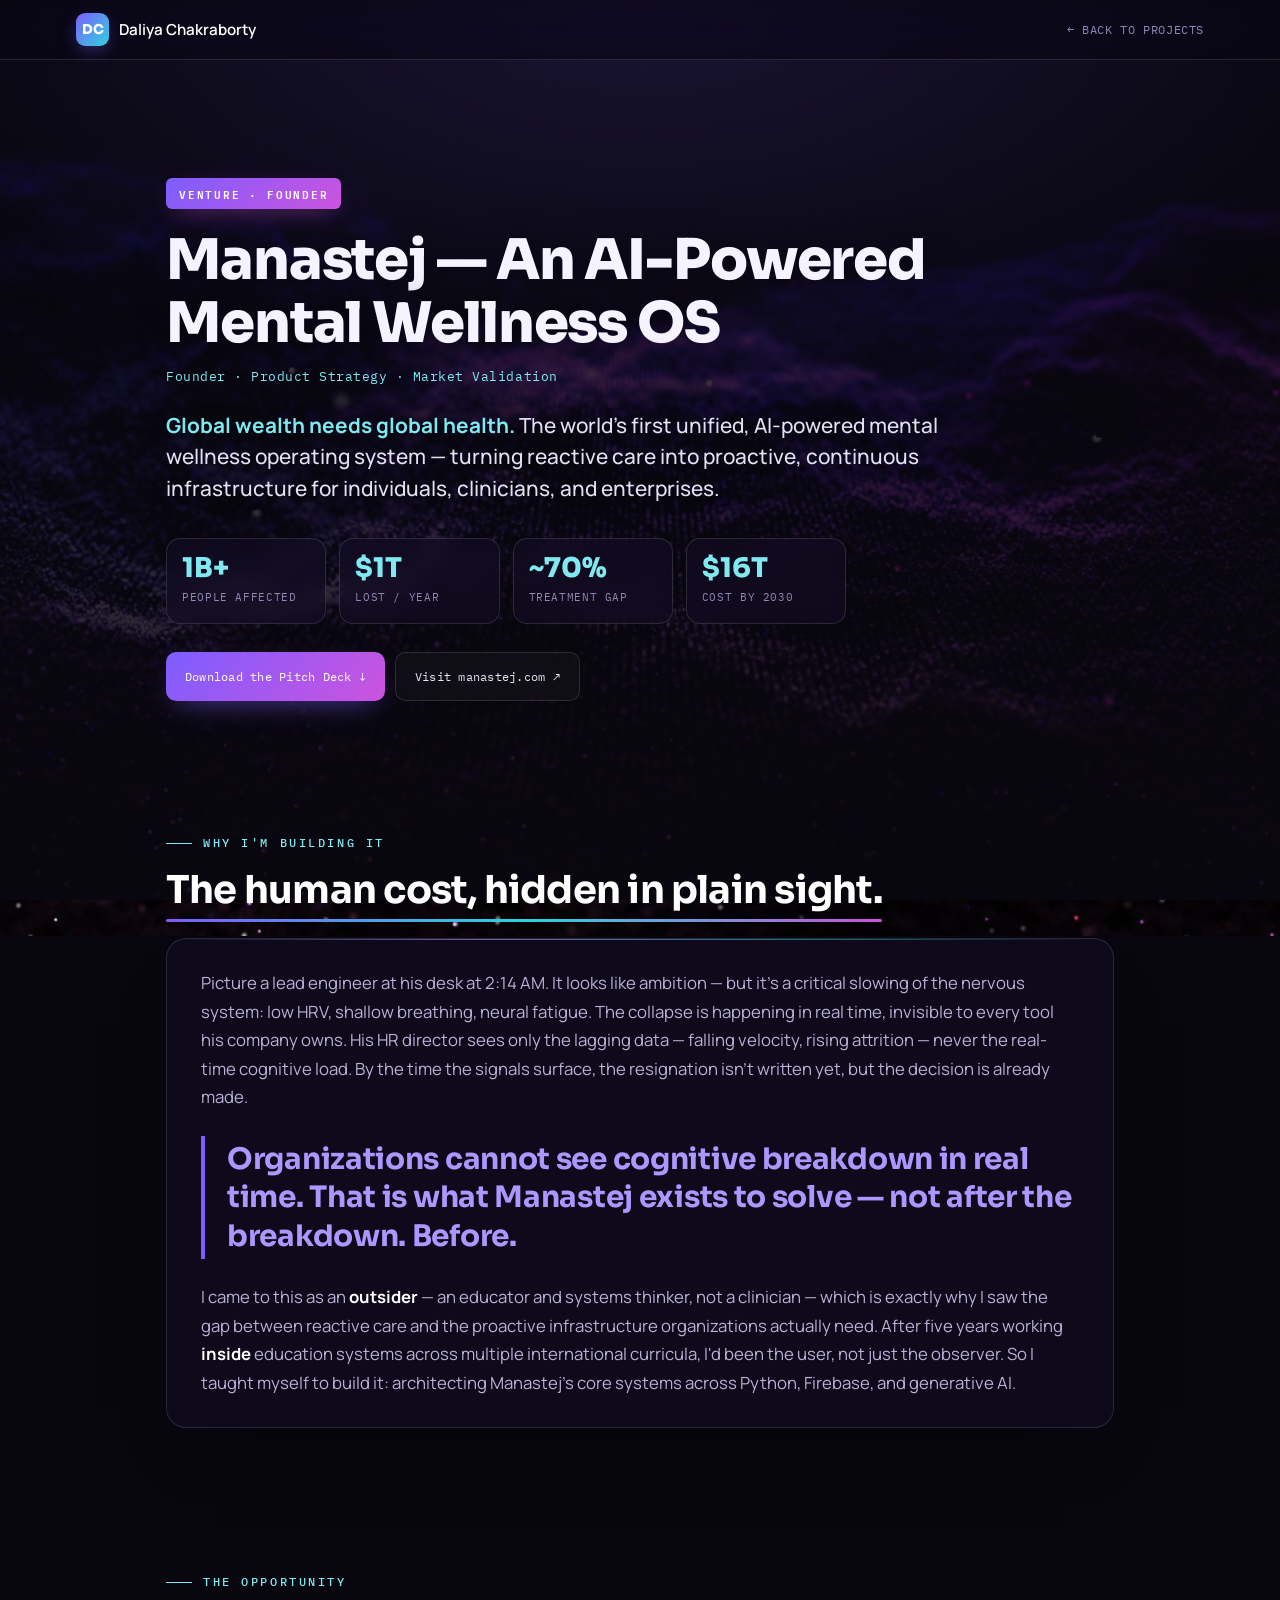
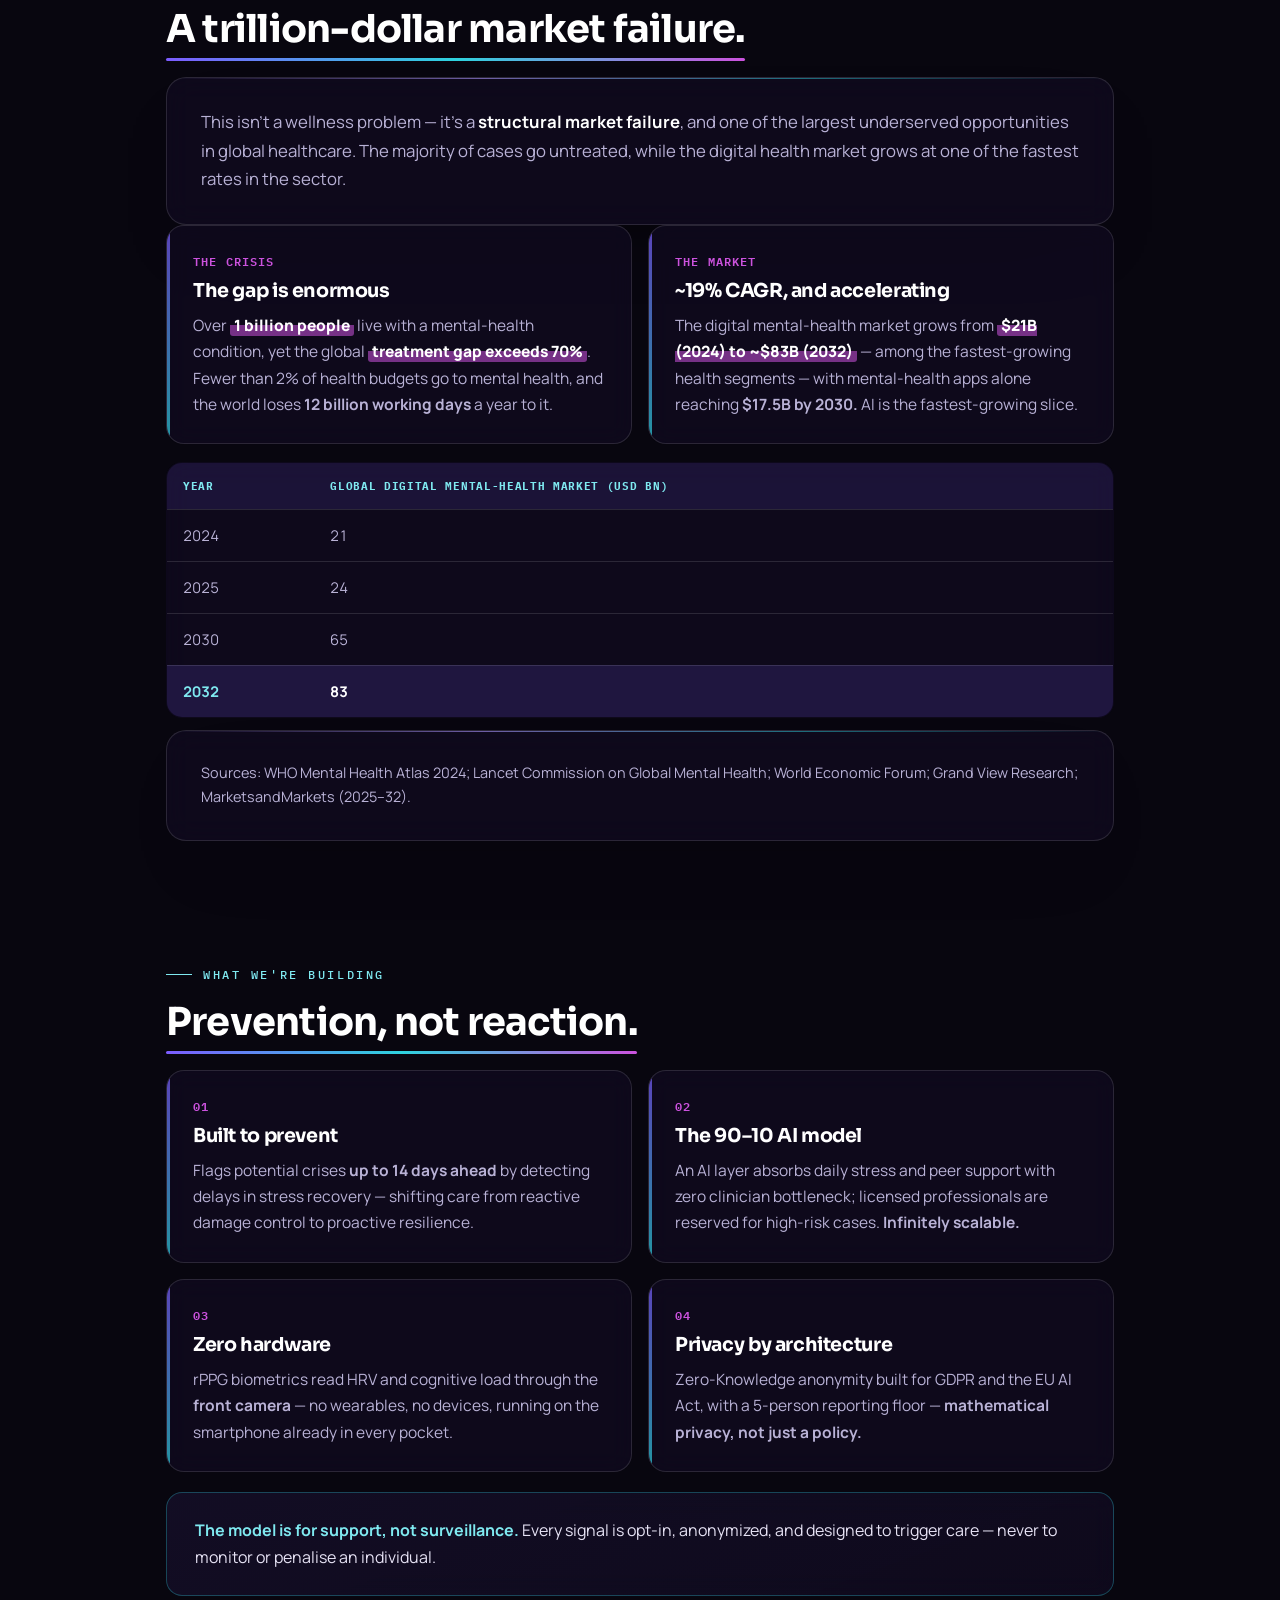
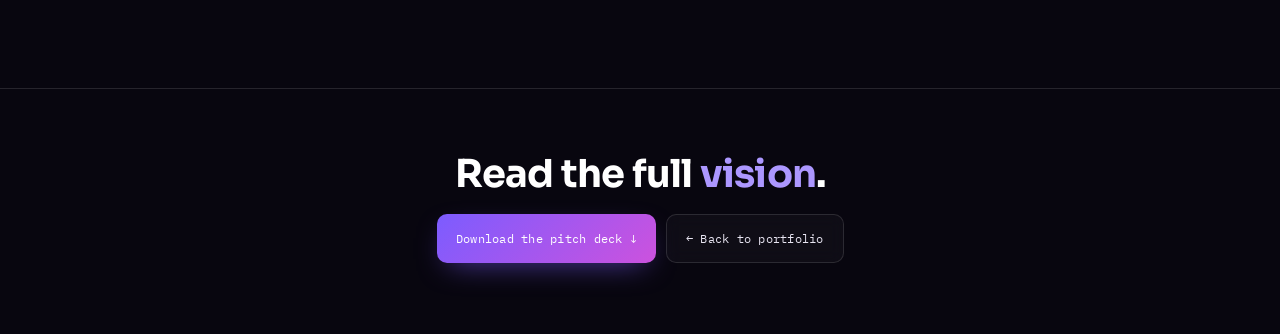
<file: manastej.html>
<!DOCTYPE html>
<html lang="en"><head>
<meta charset="utf-8"><meta name="viewport" content="width=device-width, initial-scale=1.0">
<title>Manastej — AI-Powered Mental Wellness OS · Daliya Chakraborty</title>
<meta name="description" content="Manastej: a founder case study and market validation for a proactive, AI-powered mental wellness operating system.">
<link rel="preconnect" href="https://fonts.googleapis.com"><link rel="preconnect" href="https://fonts.gstatic.com" crossorigin>
<link href="https://fonts.googleapis.com/css2?family=Sora:wght@600;700;800&family=Manrope:wght@400;500;600;700&family=IBM+Plex+Mono:wght@400;500&display=swap" rel="stylesheet">
<style>
@view-transition{navigation:auto;}
:root{--ink:#08060F;--ink-1:#0F0A1E;--ink-2:#171130;
--violet:#7C5CFF;--violet-soft:#AC97FF;--magenta:#CC52DE;--cyan:#2ED2DE;--cyan-soft:#7FE9F0;
--text:#ECE9F8;--muted:#B9B2D6;--muted-ink:#8E86B4;--line-ink:rgba(255,255,255,.12);
--max:1000px;--display:"Sora",system-ui,sans-serif;--body:"Manrope",system-ui,sans-serif;--mono:"IBM Plex Mono",ui-monospace,monospace;
--tile:rgba(18,12,36,.62);--tile-2:rgba(28,20,54,.55);}
*{box-sizing:border-box;}html{scroll-behavior:smooth;background:var(--ink);}
body{margin:0;background:transparent;color:var(--text);font-family:var(--body);line-height:1.7;-webkit-font-smoothing:antialiased;overflow-x:hidden;}
a{color:inherit;text-decoration:none;}img{max-width:100%;display:block;}
h1,h2,h3,h4{font-family:var(--display);font-weight:700;line-height:1.12;letter-spacing:-.02em;margin:0;}
.site-bg{position:fixed;inset:-4%;z-index:-2;overflow:hidden;will-change:transform;}
.site-bg .layer{position:absolute;inset:-9%;background:url('[data-uri]') center/cover;animation:zoombreath 20s ease-in-out infinite;}
@keyframes zoombreath{0%{transform:scale(1) translate(0,0);}50%{transform:scale(1.18) translate(-3%,-2%);}100%{transform:scale(1) translate(0,0);}}
.site-tint{position:fixed;inset:0;z-index:-1;background:radial-gradient(120% 80% at 50% 0%,rgba(124,92,255,.16),transparent 55%),linear-gradient(180deg,rgba(8,6,15,.76),rgba(8,6,15,.9));pointer-events:none;}
.grain{position:fixed;inset:0;z-index:60;pointer-events:none;opacity:.04;mix-blend-mode:overlay;background-image:url("data:image/svg+xml,%3Csvg xmlns='http://www.w3.org/2000/svg' width='160' height='160'%3E%3Cfilter id='n'%3E%3CfeTurbulence type='fractalNoise' baseFrequency='0.85' numOctaves='2' stitchTiles='stitch'/%3E%3C/filter%3E%3Crect width='100%25' height='100%25' filter='url(%23n)'/%3E%3C/svg%3E");}
.page-enter{position:fixed;inset:0;z-index:200;background:radial-gradient(circle at 50% 45%,var(--ink-1),var(--ink));display:grid;place-items:center;transition:opacity .55s ease;}
.page-enter.done{opacity:0;pointer-events:none;}
.page-enter .m{width:54px;height:54px;border-radius:14px;background:linear-gradient(135deg,var(--violet),var(--cyan));display:grid;place-items:center;font-family:var(--display);font-weight:800;color:#fff;box-shadow:0 0 44px rgba(124,92,255,.6);animation:mp 1.1s ease-in-out infinite;}
@keyframes mp{0%,100%{transform:scale(1);}50%{transform:scale(1.12);}}
.wrap{max-width:var(--max);margin:0 auto;padding:0 26px;}
.nav{position:sticky;top:0;z-index:50;background:rgba(8,6,15,.6);backdrop-filter:blur(16px) saturate(150%);border-bottom:1px solid var(--line-ink);}
.nav-inner{max-width:1180px;margin:0 auto;padding:13px 26px;display:flex;align-items:center;justify-content:space-between;}
.brand{display:flex;align-items:center;gap:10px;color:#fff;font-weight:600;font-size:.95rem;}
.brand .mark{width:33px;height:33px;border-radius:9px;background:linear-gradient(135deg,var(--violet),var(--cyan));display:grid;place-items:center;font-family:var(--display);font-weight:800;color:#fff;font-size:.85rem;box-shadow:0 6px 20px -6px rgba(124,92,255,.7);}
.nav a.back{font-family:var(--mono);font-size:.77rem;letter-spacing:.05em;color:var(--muted-ink);text-transform:uppercase;}
.nav a.back:hover{color:#fff;}
.hero{position:relative;padding:118px 0 60px;}
.hero .bg,.hero .scrim{display:none;}
.pill{font-family:var(--mono);font-size:.7rem;letter-spacing:.16em;text-transform:uppercase;color:#fff;background:linear-gradient(135deg,var(--violet),var(--magenta));display:inline-block;padding:6px 13px;border-radius:6px;font-weight:600;box-shadow:0 8px 26px -10px rgba(204,82,222,.7);}
.hero h1{font-size:clamp(2.1rem,5vw,3.5rem);max-width:18ch;font-weight:800;margin:20px 0 12px;color:#F5F3FF;text-shadow:0 2px 30px rgba(8,6,15,.7);}
.hero .tags{font-family:var(--mono);font-size:.8rem;color:var(--cyan-soft);letter-spacing:.04em;}
.hero .lead{font-size:clamp(1.05rem,1.7vw,1.3rem);color:#E4E0F4;max-width:60ch;margin:22px 0 0;font-weight:500;line-height:1.5;text-shadow:0 1px 16px rgba(8,6,15,.7);}
.hero .lead b{color:var(--cyan-soft);}
.metrics{display:grid;grid-template-columns:repeat(4,1fr);gap:13px;margin:34px 0 28px;max-width:680px;}
.metric{border:1px solid var(--line-ink);border-radius:14px;padding:16px 15px;background:var(--tile);backdrop-filter:blur(10px);transition:transform .25s,border-color .25s,box-shadow .25s;}
.metric:hover{transform:translateY(-4px);border-color:rgba(46,210,222,.5);box-shadow:0 18px 40px -22px rgba(46,210,222,.6);}
.metric .mv{font-family:var(--display);font-size:1.7rem;font-weight:800;color:var(--cyan-soft);line-height:1;}
.metric .ml{font-family:var(--mono);font-size:.66rem;letter-spacing:.06em;text-transform:uppercase;color:var(--muted-ink);margin-top:7px;}
.btns{display:flex;flex-wrap:wrap;gap:10px;}
.btn{font-family:var(--mono);font-size:.78rem;letter-spacing:.02em;padding:13px 19px;border-radius:10px;display:inline-flex;align-items:center;gap:8px;transition:transform .2s,box-shadow .2s,border-color .2s,filter .2s;will-change:transform;}
.btn-solid{background:linear-gradient(135deg,var(--violet),var(--magenta));color:#fff;box-shadow:0 10px 30px -12px rgba(124,92,255,.7);}
.btn-solid:hover{transform:translateY(-3px);filter:brightness(1.1);box-shadow:0 16px 40px -12px rgba(124,92,255,.8);}
.btn-line{border:1px solid var(--line-ink);color:#E8E5F2;background:rgba(255,255,255,.03);backdrop-filter:blur(8px);}
.btn-line:hover{border-color:#fff;transform:translateY(-3px);}
.section{padding:72px 0;position:relative;}
.section.tight{padding:52px 0;}
.eyebrow{font-family:var(--mono);font-size:.73rem;letter-spacing:.22em;text-transform:uppercase;color:var(--cyan-soft);font-weight:500;margin-bottom:16px;display:flex;align-items:center;gap:11px;}
.eyebrow::before{content:"";width:26px;height:1px;background:var(--cyan-soft);}
h2.animhead{position:relative;display:inline-block;font-size:clamp(1.6rem,3.4vw,2.4rem);margin-bottom:26px;color:#fff;}
.gradtext{background:linear-gradient(90deg,var(--violet-soft),var(--cyan-soft),var(--magenta),var(--violet-soft));background-size:300% 100%;-webkit-background-clip:text;background-clip:text;-webkit-text-fill-color:transparent;animation:gradmove 9s linear infinite;}
@keyframes gradmove{to{background-position:300% 0;}}
h2.animhead::after{content:"";position:absolute;left:0;bottom:-10px;height:3px;width:100%;background:linear-gradient(90deg,var(--violet),var(--cyan),var(--magenta));border-radius:2px;transform:scaleX(0);transform-origin:left;transition:transform .9s .2s cubic-bezier(.2,.7,.2,1);}
.reveal.in h2.animhead::after,h2.animhead.in::after{transform:scaleX(1);}
.tile,.prose{background:var(--tile);backdrop-filter:blur(14px);border:1px solid var(--line-ink);border-radius:20px;padding:30px 34px;box-shadow:0 34px 80px -50px rgba(0,0,0,.8);position:relative;overflow:hidden;}
.tile::before,.prose::before{content:"";position:absolute;left:0;top:0;right:0;height:1px;background:linear-gradient(90deg,transparent,rgba(172,151,255,.6),rgba(46,210,222,.5),transparent);}
.prose p{font-size:1.05rem;color:var(--muted);margin:0 0 16px;}.prose p:last-child{margin-bottom:0;}
.prose b{color:#fff;font-weight:700;}
.pullquote{font-family:var(--display);font-weight:700;font-size:clamp(1.3rem,2.6vw,1.85rem);line-height:1.3;color:var(--violet-soft);border-left:4px solid var(--violet);padding:4px 0 4px 22px;margin:24px 0;letter-spacing:-.01em;}
.hl{font-weight:800;color:#fff;background:linear-gradient(180deg,transparent 50%,rgba(204,82,222,.55) 50%);padding:0 4px;border-radius:3px;}
.grid2{display:grid;grid-template-columns:1fr 1fr;gap:16px;}
.dcard{background:var(--tile);border:1px solid var(--line-ink);backdrop-filter:blur(12px);border-radius:18px;padding:26px 26px;transition:transform .3s,border-color .3s,box-shadow .3s;position:relative;overflow:hidden;}
.dcard::before{content:"";position:absolute;inset:0 auto 0 0;width:3px;background:linear-gradient(180deg,var(--violet),var(--cyan));opacity:.7;}
.dcard:hover{transform:translateY(-5px);border-color:rgba(172,151,255,.5);box-shadow:0 30px 60px -34px rgba(124,92,255,.6);}
.dcard .dn{font-family:var(--mono);font-size:.72rem;color:var(--magenta);letter-spacing:.1em;font-weight:600;}
.dcard h3{font-size:1.2rem;margin:9px 0 10px;color:#fff;}
.dcard p{color:var(--muted);font-size:.97rem;margin:0;}
.callout{background:linear-gradient(160deg,var(--tile-2),var(--tile));border:1px solid rgba(46,210,222,.3);border-radius:16px;padding:24px 28px;color:#E6E2F4;backdrop-filter:blur(12px);}
.callout b{color:var(--cyan-soft);}
.recs{list-style:none;padding:0;margin:0;display:grid;gap:13px;}
.recs li{background:var(--tile);border:1px solid var(--line-ink);backdrop-filter:blur(12px);border-radius:14px;padding:18px 22px;display:flex;gap:18px;align-items:flex-start;transition:transform .25s,border-color .25s;}
.recs li:hover{transform:translateX(5px);border-color:rgba(124,92,255,.5);}
.recs .num{font-family:var(--display);font-weight:800;font-size:1.4rem;background:linear-gradient(135deg,var(--violet-soft),var(--cyan-soft));-webkit-background-clip:text;background-clip:text;-webkit-text-fill-color:transparent;flex:none;width:30px;}
.recs h4{font-size:1.06rem;margin:0 0 4px;color:#fff;}
.recs p{margin:0;color:var(--muted);font-size:.95rem;}
table.t{width:100%;border-collapse:collapse;font-size:.92rem;background:var(--tile);border-radius:16px;overflow:hidden;border:1px solid var(--line-ink);backdrop-filter:blur(12px);}
table.t th,table.t td{padding:13px 16px;text-align:left;border-bottom:1px solid var(--line-ink);}
table.t th{font-family:var(--mono);font-size:.71rem;letter-spacing:.06em;text-transform:uppercase;color:var(--cyan-soft);background:rgba(124,92,255,.12);}
table.t td{font-variant-numeric:tabular-nums;color:var(--muted);}
table.t tr.win td{background:rgba(124,92,255,.16);font-weight:700;color:#fff;}
table.t tr.win td:first-child{color:var(--cyan-soft);}
.shots{display:grid;gap:18px;}
.shot{border:1px solid var(--line-ink);border-radius:18px;overflow:hidden;background:var(--ink-1);box-shadow:0 30px 70px -40px rgba(124,92,255,.7);transition:transform .3s,box-shadow .3s;}
.shot:hover{transform:translateY(-4px) scale(1.006);box-shadow:0 40px 90px -40px rgba(124,92,255,.85);}
.shot img{width:100%;display:block;background:var(--ink-1);}
.shot .cap{font-family:var(--mono);font-size:.74rem;color:var(--muted);padding:13px 18px;border-top:1px solid var(--line-ink);}
.tags-wrap{display:flex;flex-wrap:wrap;gap:9px;}
.tag{font-family:var(--mono);font-size:.74rem;color:#E2DEF2;background:var(--tile);border:1px solid var(--line-ink);padding:7px 13px;border-radius:30px;backdrop-filter:blur(8px);transition:.2s;}
.tag:hover{border-color:rgba(172,151,255,.5);color:#fff;transform:translateY(-2px);}
.foot{padding:64px 0 70px;text-align:center;position:relative;border-top:1px solid var(--line-ink);margin-top:40px;}
.foot h3{font-size:clamp(1.6rem,3.4vw,2.4rem);margin-bottom:18px;color:#fff;}
.foot h3 .v{color:var(--violet-soft);}
.foot .glow{display:none;}
.foot .btns{justify-content:center;}
.reveal{opacity:0;transform:translateY(26px);transition:opacity .8s cubic-bezier(.2,.7,.2,1),transform .8s cubic-bezier(.2,.7,.2,1);}
.reveal.in{opacity:1;transform:none;}
.reveal.in .dcard,.reveal.in .recs li,.reveal.in .metric{animation:tilein .6s backwards;}
.reveal.in .dcard:nth-child(2){animation-delay:.08s;}.reveal.in .dcard:nth-child(3){animation-delay:.16s;}.reveal.in .dcard:nth-child(4){animation-delay:.24s;}
@keyframes tilein{from{opacity:0;transform:translateY(18px);}to{opacity:1;transform:none;}}
@media(max-width:760px){.metrics{grid-template-columns:repeat(2,1fr);}.grid2{grid-template-columns:1fr;}.section{padding:54px 0;}.wrap{padding:0 20px;}.tile,.prose{padding:24px 22px;}}
@media(prefers-reduced-motion:reduce){*{animation:none!important;}.reveal{opacity:1!important;transform:none!important;}.site-bg .layer{animation-duration:46s!important;}h2.animhead::after{transform:scaleX(1);}}
</style>
<script>
if (window !== window.top) {
  document.documentElement.classList.add('in-iframe');
}
</script>
<style>
html.in-iframe .nav, html.in-iframe .foot, html.in-iframe .page-enter, html.in-iframe .page-fade { display: none !important; }
</style></head>
<body>
<div class="site-bg"><div class="layer"></div></div><div class="site-tint"></div>
<div class="grain"></div>
<div class="page-enter" id="pageEnter"><div class="m">DC</div></div>
<nav class="nav"><div class="nav-inner">
  <a href="index.html" class="brand"><span class="mark">DC</span><span>Daliya Chakraborty</span></a>
  <a href="index.html#work" class="back">&#8592; Back to projects</a>
</div></nav>
<header class="hero">
  <div class="bg"><div class="layer"></div></div><div class="scrim"></div>
  <div class="wrap">
    <span class="pill">Venture &middot; Founder</span>
    <h1>Manastej &mdash; An AI-Powered Mental Wellness OS</h1>
    <div class="tags">Founder &middot; Product Strategy &middot; Market Validation</div>
    <p class="lead"><b>Global wealth needs global health.</b> The world's first unified, AI-powered mental wellness operating system &mdash; turning reactive care into proactive, continuous infrastructure for individuals, clinicians, and enterprises.</p>
    <div class="metrics">
      <div class="metric"><div class="mv">1B+</div><div class="ml">People affected</div></div>
      <div class="metric"><div class="mv">$1T</div><div class="ml">Lost / year</div></div>
      <div class="metric"><div class="mv">~70%</div><div class="ml">Treatment gap</div></div>
      <div class="metric"><div class="mv">$16T</div><div class="ml">Cost by 2030</div></div>
    </div>
    <div class="btns">
      <a class="btn btn-solid" href="MANASTEJ_Global_Investor_Deck.pdf" target="_blank" rel="noopener">Download the Pitch Deck &#8595;</a>
      <a class="btn btn-line" href="https://www.manastej.com" target="_blank" rel="noopener">Visit manastej.com &#8599;</a>
    </div>
  </div>
</header>

<section class="section">
  <div class="wrap reveal">
    <div class="eyebrow">Why I'm building it</div>
    <h2 class="animhead">The human cost, hidden in plain sight.</h2>
    <div class="prose">
      <p>Picture a lead engineer at his desk at 2:14 AM. It looks like ambition &mdash; but it's a critical slowing of the nervous system: low HRV, shallow breathing, neural fatigue. The collapse is happening in real time, invisible to every tool his company owns. His HR director sees only the lagging data &mdash; falling velocity, rising attrition &mdash; never the real-time cognitive load. By the time the signals surface, the resignation isn't written yet, but the decision is already made.</p>
      <div class="pullquote">Organizations cannot see cognitive breakdown in real time. That is what Manastej exists to solve &mdash; not after the breakdown. Before.</div>
      <p>I came to this as an <b>outsider</b> &mdash; an educator and systems thinker, not a clinician &mdash; which is exactly why I saw the gap between reactive care and the proactive infrastructure organizations actually need. After five years working <b>inside</b> education systems across multiple international curricula, I'd been the user, not just the observer. So I taught myself to build it: architecting Manastej's core systems across Python, Firebase, and generative AI.</p>
    </div>
  </div>
</section>

<section class="section">
  <div class="wrap reveal">
    <div class="eyebrow">The opportunity</div>
    <h2 class="animhead">A trillion-dollar market failure.</h2>
    <div class="prose"><p>This isn't a wellness problem &mdash; it's a <b>structural market failure</b>, and one of the largest underserved opportunities in global healthcare. The majority of cases go untreated, while the digital health market grows at one of the fastest rates in the sector.</p></div>
    <div class="grid2">
      <div class="dcard"><div class="dn">THE CRISIS</div><h3>The gap is enormous</h3><p>Over <span class="hl">1 billion people</span> live with a mental-health condition, yet the global <span class="hl">treatment gap exceeds 70%</span>. Fewer than 2% of health budgets go to mental health, and the world loses <b>12 billion working days</b> a year to it.</p></div>
      <div class="dcard"><div class="dn">THE MARKET</div><h3>~19% CAGR, and accelerating</h3><p>The digital mental-health market grows from <span class="hl">$21B (2024) to ~$83B (2032)</span> &mdash; among the fastest-growing health segments &mdash; with mental-health apps alone reaching <b>$17.5B by 2030.</b> AI is the fastest-growing slice.</p></div>
    </div>
    <table class="t" style="margin-top:18px">
      <thead><tr><th>Year</th><th>Global digital mental-health market (USD bn)</th></tr></thead>
      <tbody>
        <tr><td>2024</td><td>21</td></tr>
        <tr><td>2025</td><td>24</td></tr>
        <tr><td>2030</td><td>65</td></tr>
        <tr class="win"><td>2032</td><td>83</td></tr>
      </tbody>
    </table>
    <div class="prose" style="margin-top:12px"><p style="font-size:.9rem;color:var(--muted)">Sources: WHO Mental Health Atlas 2024; Lancet Commission on Global Mental Health; World Economic Forum; Grand View Research; MarketsandMarkets (2025&ndash;32).</p></div>
  </div>
</section>

<section class="section tight">
  <div class="wrap reveal">
    <div class="eyebrow">What we're building</div>
    <h2 class="animhead">Prevention, not reaction.</h2>
    <div class="grid2">
      <div class="dcard"><div class="dn">01</div><h3>Built to prevent</h3><p>Flags potential crises <b>up to 14 days ahead</b> by detecting delays in stress recovery &mdash; shifting care from reactive damage control to proactive resilience.</p></div>
      <div class="dcard"><div class="dn">02</div><h3>The 90&ndash;10 AI model</h3><p>An AI layer absorbs daily stress and peer support with zero clinician bottleneck; licensed professionals are reserved for high-risk cases. <b>Infinitely scalable.</b></p></div>
      <div class="dcard"><div class="dn">03</div><h3>Zero hardware</h3><p>rPPG biometrics read HRV and cognitive load through the <b>front camera</b> &mdash; no wearables, no devices, running on the smartphone already in every pocket.</p></div>
      <div class="dcard"><div class="dn">04</div><h3>Privacy by architecture</h3><p>Zero-Knowledge anonymity built for GDPR and the EU AI Act, with a 5-person reporting floor &mdash; <b>mathematical privacy, not just a policy.</b></p></div>
    </div>
    <div class="callout" style="margin-top:20px"><b>The model is for support, not surveillance.</b> Every signal is opt-in, anonymized, and designed to trigger care &mdash; never to monitor or penalise an individual.</div>
  </div>
</section>

<footer class="foot"><span class="glow"></span>
  <div class="wrap"><h3>Read the full <span class="v">vision</span>.</h3>
    <div class="btns">
      <a class="btn btn-solid" href="MANASTEJ_Global_Investor_Deck.pdf" target="_blank" rel="noopener">Download the pitch deck &#8595;</a>
      <a class="btn btn-line" href="index.html#work">&#8592; Back to portfolio</a>
    </div>
  </div>
</footer>
<script>
const reduce=matchMedia('(prefers-reduced-motion:reduce)').matches;
addEventListener('load',()=>{const p=document.getElementById('pageEnter');if(p)p.classList.add('done');setTimeout(()=>p&&p.remove(),700);});
setTimeout(()=>{const p=document.getElementById('pageEnter');if(p)p.classList.add('done');},900);
const io=new IntersectionObserver(es=>es.forEach(e=>{if(e.isIntersecting){e.target.classList.add('in');io.unobserve(e.target);}}),{threshold:.12});
document.querySelectorAll('.reveal,h2.animhead').forEach(el=>io.observe(el));
let mx=0,my=0,cx=0,cy=0;const bg=document.querySelector('.site-bg');
if(!reduce&&matchMedia('(pointer:fine)').matches){
 addEventListener('mousemove',e=>{mx=e.clientX/innerWidth-.5;my=e.clientY/innerHeight-.5;});
 (function t(){cx+=(mx-cx)*.05;cy+=(my-cy)*.05;if(bg)bg.style.transform='translate('+(cx*20)+'px,'+(cy*14)+'px)';requestAnimationFrame(t);})();
}
document.querySelectorAll('a[href]').forEach(a=>{const h=a.getAttribute('href');
 if(h&&h.charAt(0)==='/'&&a.target!=='_blank'&&h.indexOf('.pdf')<0&&h.indexOf('.html')<0){
  a.addEventListener('click',e=>{e.preventDefault();const o=document.createElement('div');o.className='page-enter';o.innerHTML='<div class="m">DC</div>';document.body.appendChild(o);setTimeout(()=>location.href=h,420);});}});
</script>
</body></html>
</file>
